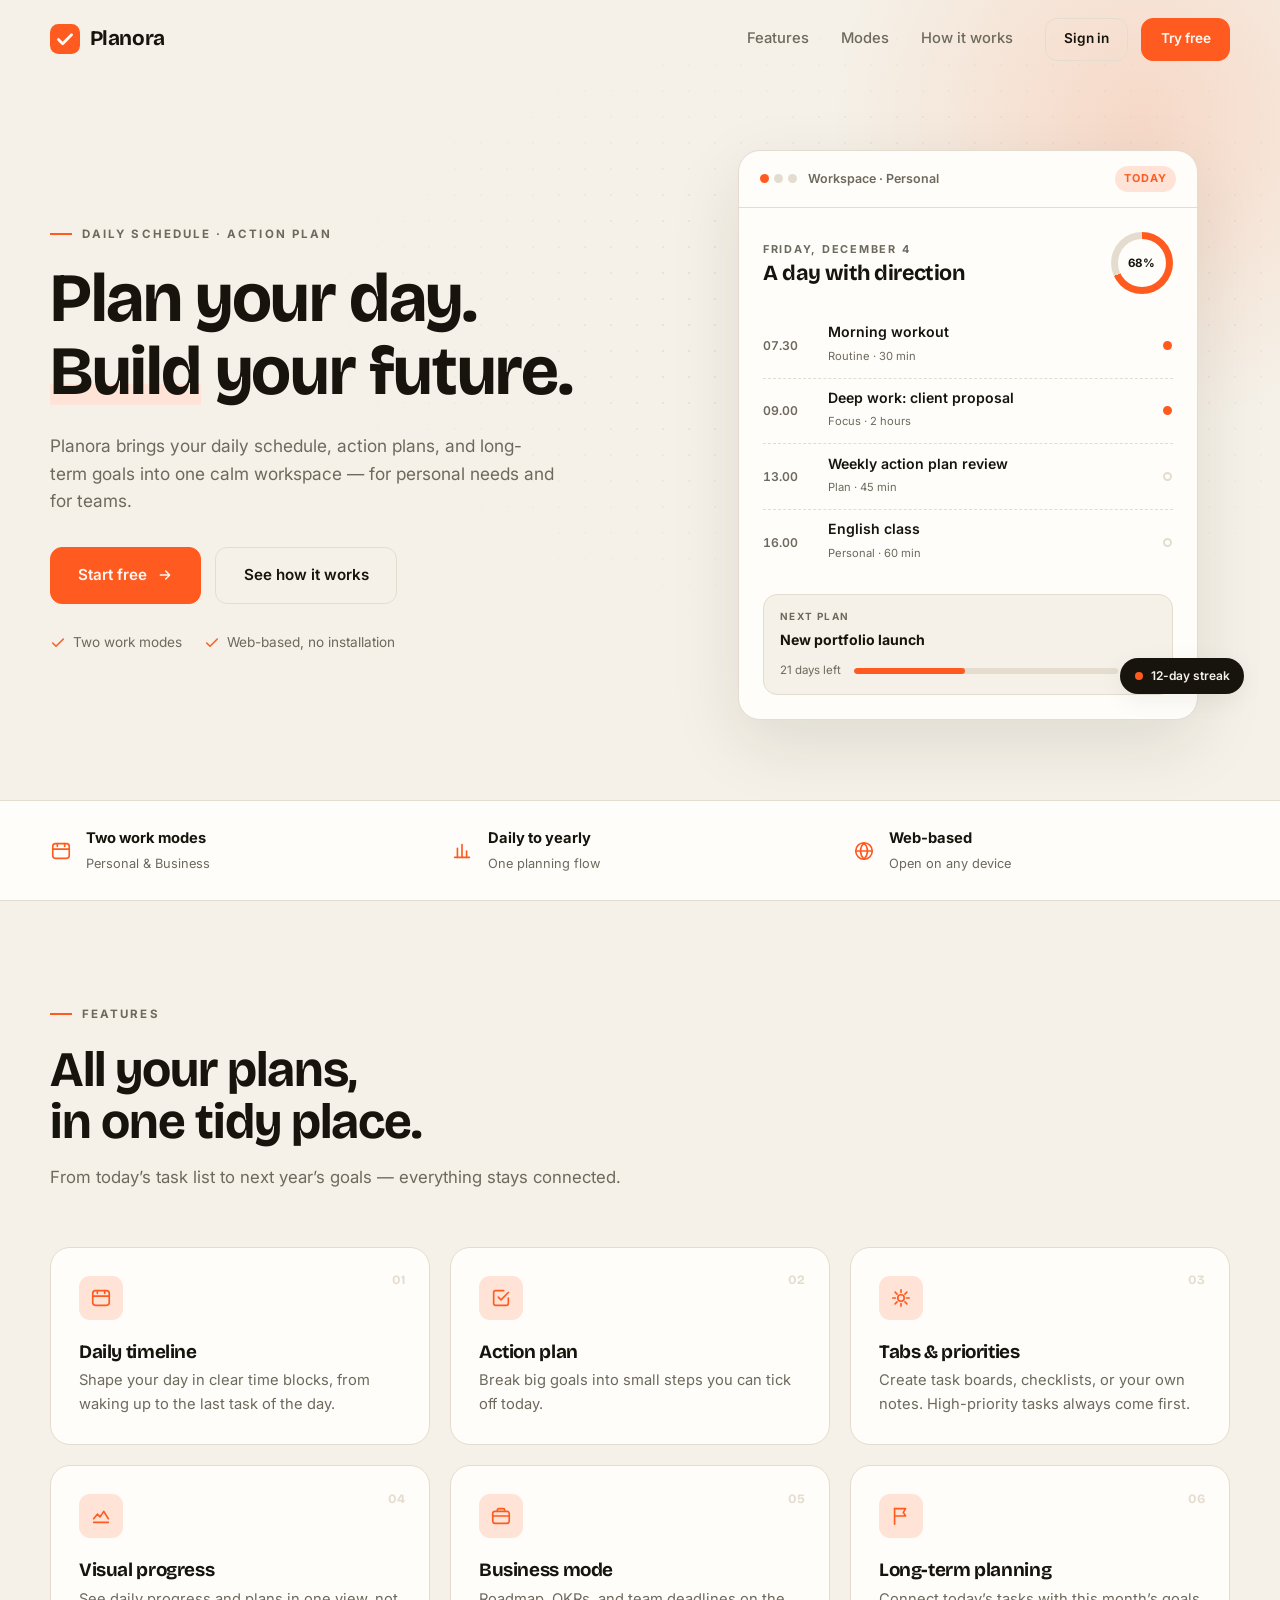
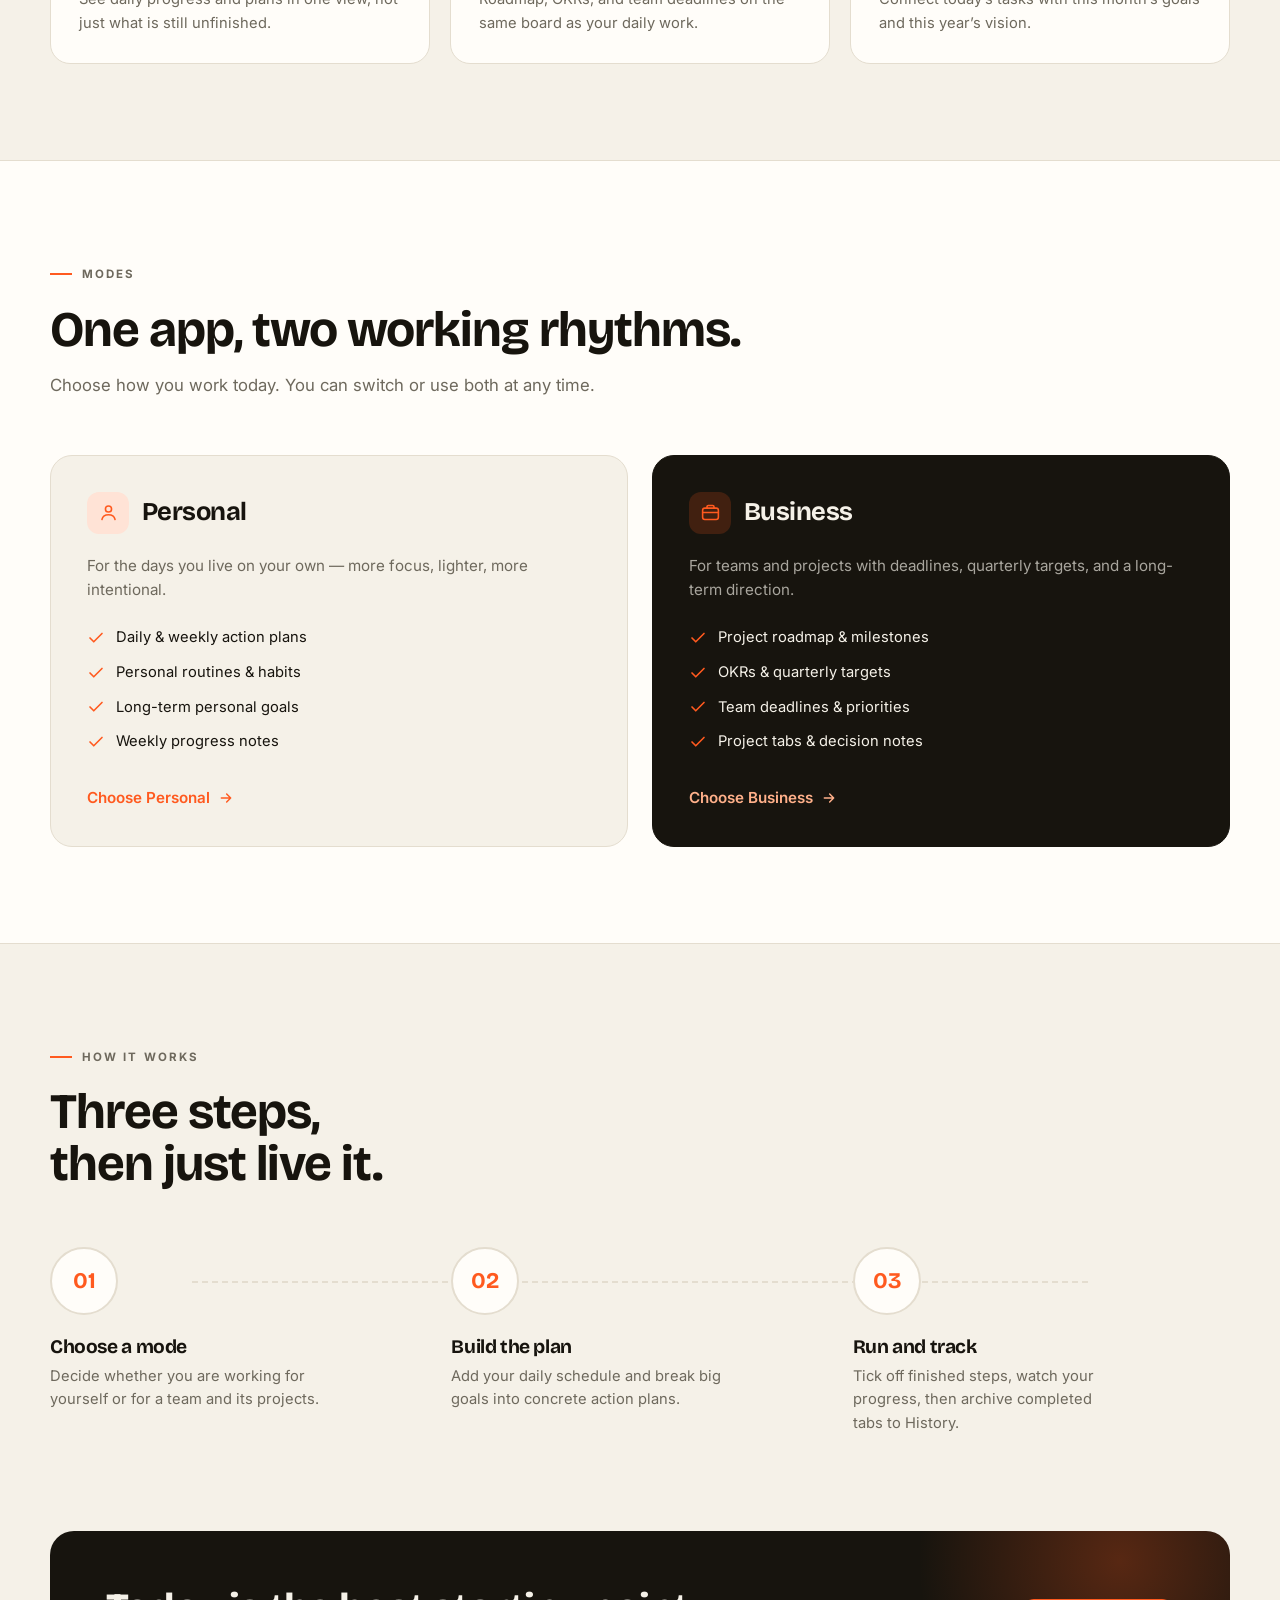
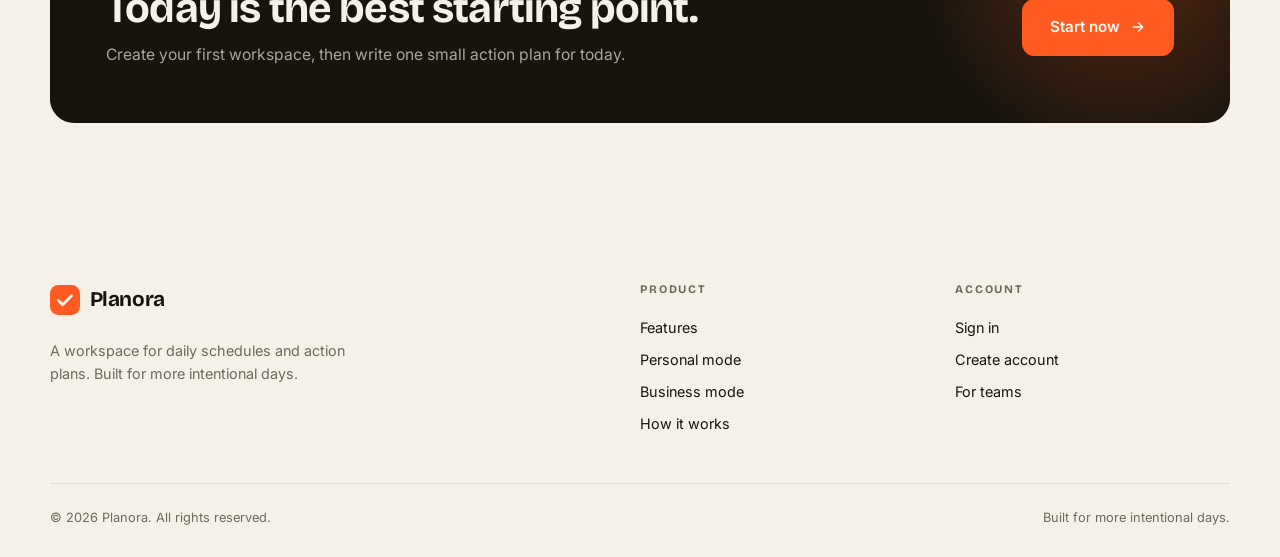
<file: index.html>
<!DOCTYPE html>
<html lang="id">
<head>
  <meta charset="UTF-8">
  <meta name="viewport" content="width=device-width, initial-scale=1.0">
  <title>Planora — Jadwal Harian & Action Plan</title>
  <meta name="description" content="Planora menggabungkan jadwal harian, action plan, dan rencana jangka panjang dalam satu ruang kerja. Tersedia mode Personal dan Business.">
  <link rel="icon" href="data:image/svg+xml,%3Csvg xmlns='http://www.w3.org/2000/svg' viewBox='0 0 32 32'%3E%3Crect width='32' height='32' rx='9' fill='%23ff5a1f'/%3E%3Cpath d='M9 16.5l4.5 4.5L23 11.5' stroke='%23fff8f3' stroke-width='3' fill='none' stroke-linecap='round' stroke-linejoin='round'/%3E%3C/svg%3E">
  <link rel="preconnect" href="https://fonts.googleapis.com">
  <link rel="preconnect" href="https://fonts.gstatic.com" crossorigin>
  <link href="https://fonts.googleapis.com/css2?family=Bricolage+Grotesque:wght@500;600;700&family=Inter:wght@400;500;600;700&display=swap" rel="stylesheet">
  <link rel="stylesheet" href="styles.css?v=6">
</head>
<body data-page="landing">

  <!-- ===== NAVBAR ===== -->
  <header class="navbar" id="navbar">
    <div class="container nav-inner">
      <a class="logo" href="./index.html" aria-label="Planora — beranda">
        <svg class="logo-mark" viewBox="0 0 32 32" aria-hidden="true">
          <rect width="32" height="32" rx="9"/>
          <path d="M9 16.5l4.5 4.5L23 11.5"/>
        </svg>
        Planora
      </a>

      <nav class="nav-links" id="navLinks" aria-label="Navigasi utama">
        <a href="#fitur">Fitur</a>
        <a href="#mode">Mode</a>
        <a href="#cara-kerja">Cara Kerja</a>
        <div class="nav-actions">
          <a href="./login.html" class="btn btn-ghost btn-sm">Masuk</a>
          <a href="./login.html" class="btn btn-sm">Coba Gratis</a>
        </div>
      </nav>

      <button class="nav-toggle" id="navToggle" aria-label="Buka menu" aria-expanded="false" aria-controls="navLinks">
        <span></span><span></span><span></span>
      </button>
    </div>
  </header>

  <!-- ===== HERO ===== -->
  <section class="hero">
    <div class="container hero-inner">
      <div class="hero-text reveal">
        <span class="eyebrow">Jadwal harian · Action plan</span>
        <h1>Rencanakan harimu.<br><span class="hl">Wujudkan</span> masa depanmu.</h1>
        <p class="hero-sub">
          Planora menyatukan jadwal harian, action plan, dan target jangka panjang
          dalam satu ruang kerja yang tenang — untuk kebutuhan pribadi maupun tim.
        </p>

        <div class="hero-actions">
          <a href="./login.html" class="btn">
            Mulai Gratis
            <svg class="arrow" width="16" height="16" viewBox="0 0 24 24" fill="none" stroke="currentColor" stroke-width="2.2" stroke-linecap="round" stroke-linejoin="round" aria-hidden="true"><path d="M5 12h14M13 6l6 6-6 6"/></svg>
          </a>
          <a href="#cara-kerja" class="btn btn-ghost">Lihat Cara Kerja</a>
        </div>

        <div class="hero-note">
          <span>
            <svg viewBox="0 0 24 24" fill="none" stroke="currentColor" stroke-width="2.2" stroke-linecap="round" stroke-linejoin="round" aria-hidden="true"><path d="M20 6L9 17l-5-5"/></svg>
            Dua mode kerja
          </span>
          <span>
            <svg viewBox="0 0 24 24" fill="none" stroke="currentColor" stroke-width="2.2" stroke-linecap="round" stroke-linejoin="round" aria-hidden="true"><path d="M20 6L9 17l-5-5"/></svg>
            Berbasis web, tanpa instalasi
          </span>
        </div>
      </div>

      <div class="hero-visual reveal">
        <div class="app-window" aria-label="Pratinjau ruang kerja Planora">
          <div class="app-bar">
            <span class="app-dots" aria-hidden="true"><i></i><i></i><i></i></span>
            <span class="app-title">Ruang kerja · Personal</span>
            <span class="app-badge">Hari ini</span>
          </div>

          <div class="app-body">
            <div class="app-head">
              <div>
                <p class="app-date" id="previewDate">HARI INI</p>
                <h3>Hari yang terarah</h3>
              </div>
              <div class="ring" style="--p:68" aria-label="Progres hari ini 68 persen">
                <span>68%</span>
              </div>
            </div>

            <ul class="timeline">
              <li>
                <span class="tl-time">07.30</span>
                <div><strong>Olahraga pagi</strong><span class="tl-tag">Rutinitas · 30 menit</span></div>
                <span class="tl-dot done"></span>
              </li>
              <li>
                <span class="tl-time">09.00</span>
                <div><strong>Deep work: proposal klien</strong><span class="tl-tag">Fokus · 2 jam</span></div>
                <span class="tl-dot done"></span>
              </li>
              <li>
                <span class="tl-time">13.00</span>
                <div><strong>Review action plan mingguan</strong><span class="tl-tag">Rencana · 45 menit</span></div>
                <span class="tl-dot"></span>
              </li>
              <li>
                <span class="tl-time">16.00</span>
                <div><strong>Kelas bahasa Inggris</strong><span class="tl-tag">Personal · 60 menit</span></div>
                <span class="tl-dot"></span>
              </li>
            </ul>

            <div class="next-goal">
              <span class="goal-label">RENCANA BERIKUTNYA</span>
              <strong>Peluncuran portofolio baru</strong>
              <div class="goal-meta">
                <span>21 hari lagi</span>
                <div class="bar"><i style="width:42%"></i></div>
                <span>42%</span>
              </div>
            </div>
          </div>
        </div>
        <span class="float-chip">12 hari beruntun</span>
      </div>
    </div>
  </section>

  <!-- ===== STRIP FAKTA PRODUK ===== -->
  <div class="fact-strip">
    <div class="container fact-strip-inner">
      <div class="strip-item">
        <svg viewBox="0 0 24 24" fill="none" stroke="currentColor" stroke-width="1.8" stroke-linecap="round" stroke-linejoin="round" aria-hidden="true"><rect x="3" y="4" width="18" height="16" rx="3"/><path d="M3 10h18M8 4v3M16 4v3"/></svg>
        <div><strong>Dua mode kerja</strong><span>Personal & Business</span></div>
      </div>
      <div class="strip-item">
        <svg viewBox="0 0 24 24" fill="none" stroke="currentColor" stroke-width="1.8" stroke-linecap="round" stroke-linejoin="round" aria-hidden="true"><path d="M4 19h16"/><path d="M7 19V9M12 19V5M17 19v-7"/></svg>
        <div><strong>Harian sampai tahunan</strong><span>Satu alur rencana</span></div>
      </div>
      <div class="strip-item">
        <svg viewBox="0 0 24 24" fill="none" stroke="currentColor" stroke-width="1.8" stroke-linecap="round" stroke-linejoin="round" aria-hidden="true"><circle cx="12" cy="12" r="9"/><path d="M3 12h18M12 3c2.5 2.6 3.8 5.7 3.8 9S14.5 18.4 12 21c-2.5-2.6-3.8-5.7-3.8-9S9.5 5.6 12 3z"/></svg>
        <div><strong>Berbasis web</strong><span>Buka dari perangkat mana pun</span></div>
      </div>
    </div>
  </div>

  <!-- ===== FITUR ===== -->
  <section class="section" id="fitur">
    <div class="container">
      <div class="section-head reveal">
        <span class="eyebrow">Fitur</span>
        <h2>Semua rencanamu,<br>di satu tempat yang rapi.</h2>
        <p>Dari daftar tugas hari ini sampai target tahun depan — semuanya saling terhubung.</p>
      </div>

      <div class="feature-grid">
        <article class="feature-card reveal">
          <span class="feature-num">01</span>
          <span class="feature-icon">
            <svg viewBox="0 0 24 24" fill="none" stroke="currentColor" stroke-width="1.8" stroke-linecap="round" stroke-linejoin="round" aria-hidden="true"><rect x="3" y="4" width="18" height="16" rx="3"/><path d="M3 10h18M8 4v3M16 4v3"/></svg>
          </span>
          <h3>Timeline harian</h3>
          <p>Susun hari dalam blok waktu yang jelas, dari bangun pagi sampai pekerjaan terakhir selesai.</p>
        </article>

        <article class="feature-card reveal">
          <span class="feature-num">02</span>
          <span class="feature-icon">
            <svg viewBox="0 0 24 24" fill="none" stroke="currentColor" stroke-width="1.8" stroke-linecap="round" stroke-linejoin="round" aria-hidden="true"><path d="M9 11l3 3 8-8"/><path d="M20 12v6a2 2 0 01-2 2H6a2 2 0 01-2-2V6a2 2 0 012-2h9"/></svg>
          </span>
          <h3>Action plan</h3>
          <p>Pecah target besar menjadi langkah kecil yang bisa dicentang hari ini juga.</p>
        </article>

        <article class="feature-card reveal">
          <span class="feature-num">03</span>
          <span class="feature-icon">
            <svg viewBox="0 0 24 24" fill="none" stroke="currentColor" stroke-width="1.8" stroke-linecap="round" stroke-linejoin="round" aria-hidden="true"><path d="M12 3v3M12 18v3M3 12h3M18 12h3M5.6 5.6l2.1 2.1M16.3 16.3l2.1 2.1M18.4 5.6l-2.1 2.1M7.7 16.3l-2.1 2.1"/><circle cx="12" cy="12" r="3.5"/></svg>
          </span>
          <h3>Tab & prioritas</h3>
          <p>Buat papan tugas, checklist, atau catatan sendiri. Tugas prioritas tinggi selalu tampil lebih dulu.</p>
        </article>

        <article class="feature-card reveal">
          <span class="feature-num">04</span>
          <span class="feature-icon">
            <svg viewBox="0 0 24 24" fill="none" stroke="currentColor" stroke-width="1.8" stroke-linecap="round" stroke-linejoin="round" aria-hidden="true"><path d="M4 19h16"/><path d="M4 15l4-5 3 3 4-6 5 8"/></svg>
          </span>
          <h3>Progres visual</h3>
          <p>Lihat progres harian dan rencana dalam satu tampilan, bukan hanya apa yang belum selesai.</p>
        </article>

        <article class="feature-card reveal">
          <span class="feature-num">05</span>
          <span class="feature-icon">
            <svg viewBox="0 0 24 24" fill="none" stroke="currentColor" stroke-width="1.8" stroke-linecap="round" stroke-linejoin="round" aria-hidden="true"><rect x="3" y="7" width="18" height="13" rx="2.5"/><path d="M8 7V5.5A1.5 1.5 0 019.5 4h5A1.5 1.5 0 0116 5.5V7M3 12h18"/></svg>
          </span>
          <h3>Mode bisnis</h3>
          <p>Roadmap, OKR, dan tenggat tim dalam satu papan yang sama dengan pekerjaan harian.</p>
        </article>

        <article class="feature-card reveal">
          <span class="feature-num">06</span>
          <span class="feature-icon">
            <svg viewBox="0 0 24 24" fill="none" stroke="currentColor" stroke-width="1.8" stroke-linecap="round" stroke-linejoin="round" aria-hidden="true"><path d="M5 21V4"/><path d="M5 4h12l-2.5 4L17 12H5"/></svg>
          </span>
          <h3>Rencana jangka panjang</h3>
          <p>Hubungkan tugas hari ini dengan tujuan bulan ini dan visi tahun ini.</p>
        </article>
      </div>
    </div>
  </section>

  <!-- ===== MODE ===== -->
  <section class="section modes" id="mode">
    <div class="container">
      <div class="section-head reveal">
        <span class="eyebrow">Mode</span>
        <h2>Satu aplikasi, dua ritme kerja.</h2>
        <p>Pilih cara kamu bekerja hari ini. Kamu bisa berpindah atau memakai keduanya kapan saja.</p>
      </div>

      <div class="mode-cards">
        <article class="mode-panel reveal">
          <div class="mode-panel-head">
            <span class="mode-badge">
              <svg viewBox="0 0 24 24" fill="none" stroke="currentColor" stroke-width="1.8" stroke-linecap="round" stroke-linejoin="round" aria-hidden="true"><circle cx="12" cy="8" r="3.5"/><path d="M4.5 20c.8-3.4 3.6-5.5 7.5-5.5s6.7 2.1 7.5 5.5"/></svg>
            </span>
            <h3>Personal</h3>
          </div>
          <p class="mode-lead">Untuk hari-hari yang kamu jalani sendiri — lebih fokus, lebih ringan, lebih terarah.</p>
          <ul class="mode-list">
            <li><svg viewBox="0 0 24 24" fill="none" stroke="currentColor" stroke-width="2.2" stroke-linecap="round" stroke-linejoin="round" aria-hidden="true"><path d="M20 6L9 17l-5-5"/></svg>Action plan harian & mingguan</li>
            <li><svg viewBox="0 0 24 24" fill="none" stroke="currentColor" stroke-width="2.2" stroke-linecap="round" stroke-linejoin="round" aria-hidden="true"><path d="M20 6L9 17l-5-5"/></svg>Rutinitas & kebiasaan pribadi</li>
            <li><svg viewBox="0 0 24 24" fill="none" stroke="currentColor" stroke-width="2.2" stroke-linecap="round" stroke-linejoin="round" aria-hidden="true"><path d="M20 6L9 17l-5-5"/></svg>Target pribadi jangka panjang</li>
            <li><svg viewBox="0 0 24 24" fill="none" stroke="currentColor" stroke-width="2.2" stroke-linecap="round" stroke-linejoin="round" aria-hidden="true"><path d="M20 6L9 17l-5-5"/></svg>Catatan progres mingguan</li>
          </ul>
          <a href="./login.html?mode=personal" class="text-link">
            Pilih Personal
            <svg class="arrow" width="16" height="16" viewBox="0 0 24 24" fill="none" stroke="currentColor" stroke-width="2.2" stroke-linecap="round" stroke-linejoin="round" aria-hidden="true"><path d="M5 12h14M13 6l6 6-6 6"/></svg>
          </a>
        </article>

        <article class="mode-panel mode-panel--dark reveal">
          <div class="mode-panel-head">
            <span class="mode-badge">
              <svg viewBox="0 0 24 24" fill="none" stroke="currentColor" stroke-width="1.8" stroke-linecap="round" stroke-linejoin="round" aria-hidden="true"><rect x="3" y="7" width="18" height="13" rx="2.5"/><path d="M8 7V5.5A1.5 1.5 0 019.5 4h5A1.5 1.5 0 0116 5.5V7M3 12h18"/></svg>
            </span>
            <h3>Business</h3>
          </div>
          <p class="mode-lead">Untuk tim dan proyek yang punya tenggat, target kuartal, dan arah jangka panjang.</p>
          <ul class="mode-list">
            <li><svg viewBox="0 0 24 24" fill="none" stroke="currentColor" stroke-width="2.2" stroke-linecap="round" stroke-linejoin="round" aria-hidden="true"><path d="M20 6L9 17l-5-5"/></svg>Roadmap & milestone proyek</li>
            <li><svg viewBox="0 0 24 24" fill="none" stroke="currentColor" stroke-width="2.2" stroke-linecap="round" stroke-linejoin="round" aria-hidden="true"><path d="M20 6L9 17l-5-5"/></svg>OKR & target kuartal</li>
            <li><svg viewBox="0 0 24 24" fill="none" stroke="currentColor" stroke-width="2.2" stroke-linecap="round" stroke-linejoin="round" aria-hidden="true"><path d="M20 6L9 17l-5-5"/></svg>Tenggat & prioritas tim</li>
            <li><svg viewBox="0 0 24 24" fill="none" stroke="currentColor" stroke-width="2.2" stroke-linecap="round" stroke-linejoin="round" aria-hidden="true"><path d="M20 6L9 17l-5-5"/></svg>Tab projek & catatan keputusan</li>
          </ul>
          <a href="./login.html?mode=business" class="text-link">
            Pilih Business
            <svg class="arrow" width="16" height="16" viewBox="0 0 24 24" fill="none" stroke="currentColor" stroke-width="2.2" stroke-linecap="round" stroke-linejoin="round" aria-hidden="true"><path d="M5 12h14M13 6l6 6-6 6"/></svg>
          </a>
        </article>
      </div>
    </div>
  </section>

  <!-- ===== CARA KERJA ===== -->
  <section class="section" id="cara-kerja">
    <div class="container">
      <div class="section-head reveal">
        <span class="eyebrow">Cara kerja</span>
        <h2>Tiga langkah,<br>lalu tinggal dijalani.</h2>
      </div>

      <div class="steps">
        <div class="step reveal">
          <span class="step-num">01</span>
          <h3>Pilih mode</h3>
          <p>Tentukan apakah kamu bekerja untuk diri sendiri atau untuk tim dan proyek.</p>
        </div>
        <div class="step reveal">
          <span class="step-num">02</span>
          <h3>Susun rencana</h3>
          <p>Masukkan jadwal harian dan pecah target besar menjadi action plan yang konkret.</p>
        </div>
        <div class="step reveal">
          <span class="step-num">03</span>
          <h3>Jalankan & pantau</h3>
          <p>Centang langkah yang selesai, pantau progres, lalu arsipkan tab yang sudah tuntas ke Riwayat.</p>
        </div>
      </div>
    </div>
  </section>

  <!-- ===== CTA ===== -->
  <section class="section" style="padding-top: 0;">
    <div class="container">
      <div class="cta-band reveal">
        <div>
          <h2>Hari ini adalah titik awal terbaik.</h2>
          <p>Buat ruang kerja pertamamu, lalu susun satu action plan kecil untuk hari ini.</p>
        </div>
        <a href="./login.html" class="btn">
          Mulai Sekarang
          <svg class="arrow" width="16" height="16" viewBox="0 0 24 24" fill="none" stroke="currentColor" stroke-width="2.2" stroke-linecap="round" stroke-linejoin="round" aria-hidden="true"><path d="M5 12h14M13 6l6 6-6 6"/></svg>
        </a>
      </div>
    </div>
  </section>

  <!-- ===== FOOTER ===== -->
  <footer class="footer">
    <div class="container">
      <div class="footer-top">
        <div class="footer-brand">
          <a class="logo" href="./index.html" aria-label="Planora — beranda">
            <svg class="logo-mark" viewBox="0 0 32 32" aria-hidden="true">
              <rect width="32" height="32" rx="9"/>
              <path d="M9 16.5l4.5 4.5L23 11.5"/>
            </svg>
            Planora
          </a>
          <p>Ruang kerja untuk jadwal harian dan action plan. Dibuat untuk hari-hari yang lebih terarah.</p>
        </div>

        <div class="footer-col">
          <h4>Produk</h4>
          <a href="#fitur">Fitur</a>
          <a href="#mode">Mode Personal</a>
          <a href="#mode">Mode Business</a>
          <a href="#cara-kerja">Cara Kerja</a>
        </div>

        <div class="footer-col">
          <h4>Akun</h4>
          <a href="./login.html">Masuk</a>
          <a href="./login.html">Buat Akun</a>
          <a href="./login.html?mode=business">Untuk Tim</a>
        </div>
      </div>

      <div class="footer-bottom">
        <span>© 2026 Planora. All rights reserved.</span>
        <span>Dibuat untuk hari-hari yang lebih terarah.</span>
      </div>
    </div>
  </footer>

  <script src="i18n.js?v=2"></script>
  <script src="script.js?v=5"></script>
</body>
</html>
</file>
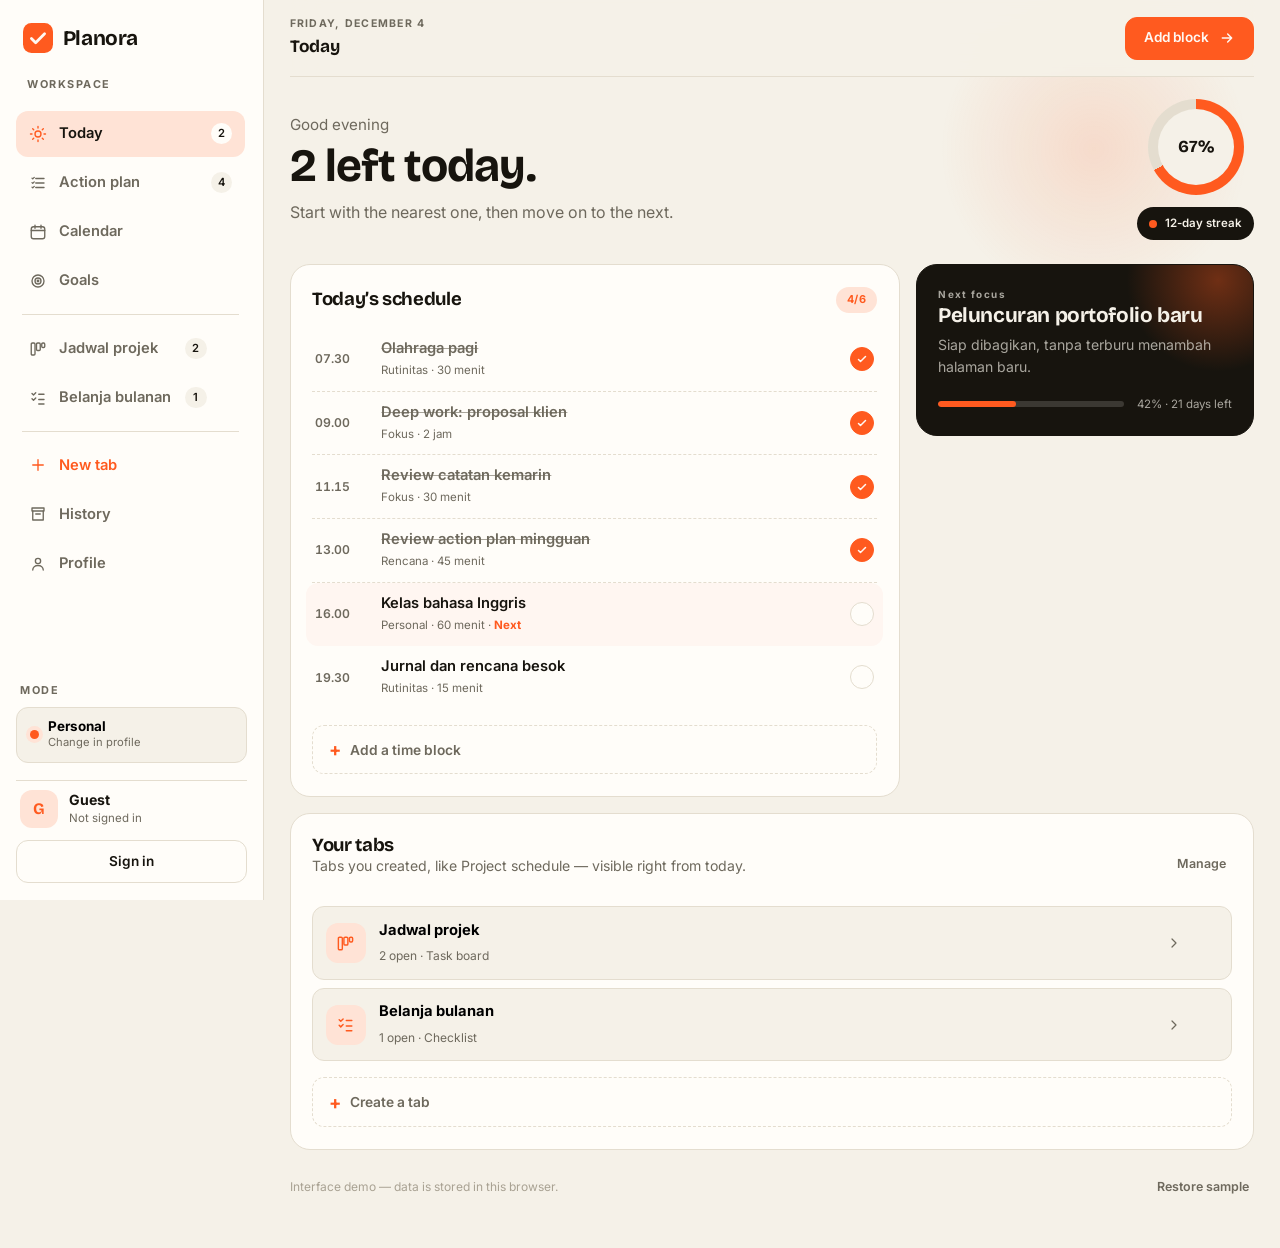
<file: dashboard.html>
<!DOCTYPE html>
<html lang="id">
<head>
  <meta charset="UTF-8">
  <meta name="viewport" content="width=device-width, initial-scale=1.0">
  <title>Ruang kerja — Planora</title>
  <meta name="description" content="Ruang kerja Planora untuk jadwal harian, action plan, kalender, dan target jangka panjang. Mode Personal dan Business.">
  <meta name="theme-color" content="#f5f1e8">
  <link rel="icon" href="data:image/svg+xml,%3Csvg xmlns='http://www.w3.org/2000/svg' viewBox='0 0 32 32'%3E%3Crect width='32' height='32' rx='9' fill='%23ff5a1f'/%3E%3Cpath d='M9 16.5l4.5 4.5L23 11.5' stroke='%23fff8f3' stroke-width='3' fill='none' stroke-linecap='round' stroke-linejoin='round'/%3E%3C/svg%3E">
  <link rel="preconnect" href="https://fonts.googleapis.com">
  <link rel="preconnect" href="https://fonts.gstatic.com" crossorigin>
  <link href="https://fonts.googleapis.com/css2?family=Bricolage+Grotesque:wght@500;600;700&family=Inter:wght@400;500;600;700&display=swap" rel="stylesheet">
  <link rel="stylesheet" href="styles.css?v=6">
</head>
<body>  

  <div class="workspace">
    <aside class="side" id="side">
      <a class="logo" href="./index.html" data-i18n-aria="side.home" aria-label="Planora — beranda">
        <svg class="logo-mark" viewBox="0 0 32 32" aria-hidden="true">
          <rect width="32" height="32" rx="9"/>
          <path d="M9 16.5l4.5 4.5L23 11.5"/>
        </svg>
        Planora
      </a>

      <p class="side-kicker" id="sideKicker">Ruang kerja</p>
      <nav class="side-nav" id="sideNav" data-i18n-aria="side.workspace" aria-label="Ruang kerja"></nav>

      <div class="side-mode">
        <p class="side-label" data-i18n="side.mode">Mode</p>
        <button class="mode-tag" type="button" data-nav="profile" aria-label="Mode aktif. Ubah di profil.">
          <span class="mode-tag-dot" aria-hidden="true"></span>
          <span class="mode-tag-text">
            <strong id="modeTag">Personal</strong>
            <small data-i18n="side.changeInProfile">Ubah di profil</small>
          </span>
        </button>
      </div>

      <div class="side-foot">
        <div class="side-user">
          <span class="avatar" id="avatar" aria-hidden="true">T</span>
          <div class="side-user-meta">
            <strong id="userName">Tamu</strong>
            <span id="userEmail">Belum masuk</span>
          </div>
        </div>
        <button class="btn btn-ghost btn-sm btn-block" id="logoutBtn" type="button">Masuk</button>
      </div>
    </aside>

    <main class="work">
      <header class="work-bar">
        <button class="side-toggle" id="sideToggle" type="button" aria-label="Buka menu" aria-expanded="false" aria-controls="side">
          <span></span><span></span><span></span>
        </button>
        <div class="work-bar-title">
          <p id="barDate"></p>
          <strong id="barView">Hari ini</strong>
        </div>
        <button class="btn btn-sm" id="primaryAction" type="button">
          <span id="primaryLabel">Tambah blok</span>
          <svg class="arrow" width="16" height="16" viewBox="0 0 24 24" fill="none" stroke="currentColor" stroke-width="2.2" stroke-linecap="round" stroke-linejoin="round" aria-hidden="true"><path d="M5 12h14M13 6l6 6-6 6"/></svg>
        </button>
      </header>

      <div id="viewRoot"></div>

      <p class="work-foot">
        <span data-i18n="foot.demo">Demo antarmuka — data tersimpan di peramban ini.</span>
        <button class="text-btn" id="resetBtn" type="button" data-i18n="foot.reset">Kembalikan contoh</button>
      </p>
    </main>
  </div>

  <dialog class="sheet" id="sheet" aria-labelledby="sheetTitle">
    <form class="sheet-form" id="sheetForm" novalidate>
      <header class="sheet-head">
        <div>
          <p class="sheet-kicker" id="sheetKicker"></p>
          <h2 id="sheetTitle"></h2>
          <p class="sheet-sub" id="sheetSub"></p>
        </div>
        <button class="icon-btn" id="sheetClose" type="button" data-i18n-aria="common.close" aria-label="Tutup">
          <svg viewBox="0 0 24 24" fill="none" stroke="currentColor" stroke-width="2" stroke-linecap="round" aria-hidden="true"><path d="M6 6l12 12M18 6L6 18"/></svg>
        </button>
      </header>

      <input type="hidden" id="sheetKind">
      <input type="hidden" id="sheetRef">
      <input type="hidden" id="sheetItem">

      <div class="field" id="typeField" hidden>
        <span class="field-label" data-i18n="sheet.tabTypeLabel">Isi tab</span>
        <div class="type-options" role="radiogroup" data-i18n-aria="sheet.tabTypeLabel" aria-label="Isi tab">
          <label class="type-opt">
            <input type="radio" name="tabType" value="board" checked>
            <span>
              <strong data-i18n="type.board">Papan tugas</strong>
              <small data-i18n="type.boardDesc">Tugas dengan prioritas tinggi, sedang, atau rendah.</small>
            </span>
          </label>
          <label class="type-opt">
            <input type="radio" name="tabType" value="checklist">
            <span>
              <strong data-i18n="type.checklist">Checklist</strong>
              <small data-i18n="type.checklistDesc">Daftar sederhana yang bisa dicentang.</small>
            </span>
          </label>
          <label class="type-opt">
            <input type="radio" name="tabType" value="notes">
            <span>
              <strong data-i18n="type.notes">Catatan</strong>
              <small data-i18n="type.notesDesc">Tulisan bebas yang tersimpan otomatis.</small>
            </span>
          </label>
        </div>
      </div>

      <div class="field" id="priorityField" hidden>
        <label for="sheetPriority" data-i18n="sheet.priority">Prioritas</label>
        <select id="sheetPriority">
          <option value="high" data-i18n="prio.high">Tinggi</option>
          <option value="medium" selected data-i18n="prio.medium">Sedang</option>
          <option value="low" data-i18n="prio.low">Rendah</option>
        </select>
        <p class="field-hint" data-i18n="sheet.priorityHint">Tugas prioritas tinggi selalu muncul paling atas.</p>
      </div>

      <div class="field" id="timeField">
        <label for="sheetTime"><span data-i18n="sheet.time">Jam</span> <span class="opt" data-i18n="common.optional">(opsional)</span></label>
        <input id="sheetTime" type="text" inputmode="numeric" data-i18n-placeholder="sheet.timePlaceholder" placeholder="09.00" autocomplete="off">
        <p class="field-hint" data-i18n="sheet.timeHint">Format 24 jam, mis. 09.00 atau 13.30.</p>
      </div>

      <div class="field" id="daysField" hidden>
        <label for="sheetDays" data-i18n="sheet.days">Perkiraan waktu (hari)</label>
        <input id="sheetDays" type="number" min="1" max="999" step="1" value="30">
        <p class="field-hint" data-i18n="sheet.daysHint">Dipakai untuk menampilkan sisa waktu target.</p>
      </div>

      <div class="field" id="detailField" hidden>
        <label for="sheetDetail"><span data-i18n="sheet.detail">Deskripsi singkat</span> <span class="opt" data-i18n="common.optional">(opsional)</span></label>
        <textarea id="sheetDetail" rows="2" maxlength="240" data-i18n-placeholder="sheet.detailPlaceholder" placeholder="Mis. apa yang membuat rencana ini penting"></textarea>
      </div>

      <div class="field" id="durationField" hidden>
        <label for="sheetDuration" data-i18n="sheet.duration">Durasi rencana</label>
        <div class="duration-row">
          <input id="sheetDuration" type="number" min="1" max="120" step="1" value="2">
          <select id="sheetDurationUnit" data-i18n-aria="unit.label" aria-label="Satuan durasi">
            <option value="day" data-i18n="unit.day">Hari</option>
            <option value="week" data-i18n="unit.week">Minggu</option>
            <option value="month" selected data-i18n="unit.month">Bulan</option>
          </select>
        </div>
        <p class="field-hint" data-i18n="sheet.durationHint">Dipakai untuk menghitung sisa waktu dan tanggal target.</p>
      </div>

      <div class="field">
        <label for="sheetTitleInput" id="sheetLabel">Judul</label>
        <input id="sheetTitleInput" type="text" required autocomplete="off" maxlength="120">
      </div>

      <p class="sheet-error" id="sheetError" role="alert" hidden></p>

      <div class="sheet-actions">
        <button class="btn btn-ghost" id="sheetCancel" type="button" data-i18n="common.cancel">Batal</button>
        <button class="btn" type="submit" data-i18n="common.save">Simpan</button>
      </div>
    </form>
  </dialog>

  <dialog class="confirm-sheet" id="confirmDialog" aria-labelledby="confirmTitle" aria-describedby="confirmText">
    <div class="confirm-card">
      <span class="confirm-icon" aria-hidden="true">
        <svg viewBox="0 0 24 24" fill="none" stroke="currentColor" stroke-width="2" stroke-linecap="round" stroke-linejoin="round"><path d="M12 9v4M12 17h.01"/><path d="M10.3 3.7L2.6 17a2 2 0 001.7 3h15.4a2 2 0 001.7-3L13.7 3.7a2 2 0 00-3.4 0z"/></svg>
      </span>
      <h2 id="confirmTitle">Hapus tab?</h2>
      <p id="confirmText"></p>
      <div class="sheet-actions">
        <button class="btn btn-ghost" id="confirmCancel" type="button" data-i18n="common.cancel">Batal</button>
        <button class="btn btn-danger" id="confirmAccept" type="button">Hapus permanen</button>
      </div>
    </div>
  </dialog>

  <div class="side-backdrop" id="sideBackdrop"></div>
  <div class="toast" id="toast" role="status" aria-live="polite">
    <span id="toastText"></span>
    <button type="button" class="toast-action" id="toastAction" hidden></button>
  </div>

  <script src="i18n.js?v=2"></script>
  <script src="dashboard.js?v=8"></script>
</body>
</html>
</file>
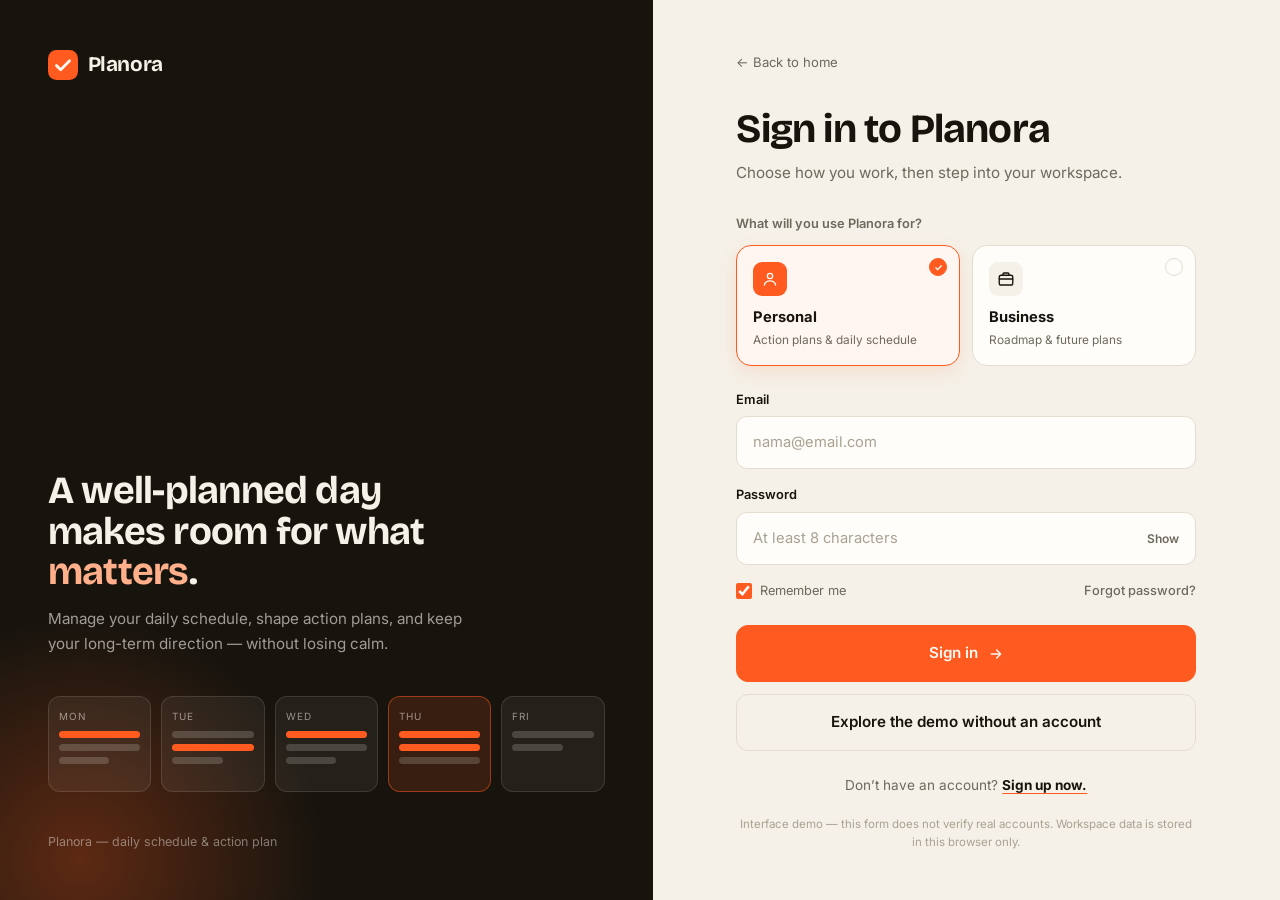
<file: login.html>
<!DOCTYPE html>
<html lang="id">
<head>
  <meta charset="UTF-8">
  <meta name="viewport" content="width=device-width, initial-scale=1.0">
  <title>Masuk — Planora</title>
  <meta name="description" content="Masuk ke Planora dan pilih mode Personal atau Business untuk mulai mengelola jadwal harian dan action plan.">
  <link rel="icon" href="data:image/svg+xml,%3Csvg xmlns='http://www.w3.org/2000/svg' viewBox='0 0 32 32'%3E%3Crect width='32' height='32' rx='9' fill='%23ff5a1f'/%3E%3Cpath d='M9 16.5l4.5 4.5L23 11.5' stroke='%23fff8f3' stroke-width='3' fill='none' stroke-linecap='round' stroke-linejoin='round'/%3E%3C/svg%3E">
  <link rel="preconnect" href="https://fonts.googleapis.com">
  <link rel="preconnect" href="https://fonts.gstatic.com" crossorigin>
  <link href="https://fonts.googleapis.com/css2?family=Bricolage+Grotesque:wght@500;600;700&family=Inter:wght@400;500;600;700&display=swap" rel="stylesheet">
  <link rel="stylesheet" href="styles.css?v=6">
</head>
<body data-page="login">

  <main class="auth">
    <!-- Panel kiri: identitas produk -->
    <aside class="auth-brand">
      <a class="logo" href="./index.html" aria-label="Planora — beranda">
        <svg class="logo-mark" viewBox="0 0 32 32" aria-hidden="true">
          <rect width="32" height="32" rx="9"/>
          <path d="M9 16.5l4.5 4.5L23 11.5"/>
        </svg>
        Planora
      </a>

      <div class="auth-brand-quote">
        <h2>Hari yang terencana memberi ruang untuk hal yang <em>penting</em>.</h2>
        <p>Kelola jadwal harian, susun action plan, dan jaga arah jangka panjang — tanpa kehilangan ketenangan.</p>

        <div class="week-strip" aria-hidden="true">
          <div class="week-day">
            <span>SEN</span>
            <i class="accent"></i>
            <i></i>
            <i class="short"></i>
          </div>
          <div class="week-day">
            <span>SEL</span>
            <i></i>
            <i class="accent"></i>
            <i class="short"></i>
          </div>
          <div class="week-day">
            <span>RAB</span>
            <i class="accent"></i>
            <i></i>
            <i class="short"></i>
          </div>
          <div class="week-day today">
            <span>KAM</span>
            <i class="accent"></i>
            <i class="accent"></i>
            <i></i>
          </div>
          <div class="week-day">
            <span>JUM</span>
            <i></i>
            <i class="short"></i>
          </div>
        </div>
      </div>

      <p class="auth-brand-foot">Planora — jadwal harian & action plan</p>
    </aside>

    <!-- Panel kanan: form masuk -->
    <div class="auth-main">
      <div class="auth-card">
        <div class="auth-mobile-head">
          <a class="logo" href="./index.html" aria-label="Planora — beranda">
            <svg class="logo-mark" viewBox="0 0 32 32" aria-hidden="true">
              <rect width="32" height="32" rx="9"/>
              <path d="M9 16.5l4.5 4.5L23 11.5"/>
            </svg>
            Planora
          </a>
        </div>

        <a class="auth-back" href="./index.html">← Kembali ke beranda</a>

        <h1 id="authTitle">Masuk ke Planora</h1>
        <p class="auth-sub" id="authSub">Pilih cara kamu bekerja, lalu masuk ke ruang kerjamu.</p>

        <form id="authForm">
          <fieldset class="mode-fieldset">
            <legend>Kamu akan menggunakan Planora untuk?</legend>
            <div class="mode-grid">
              <label class="mode-card">
                <input type="radio" name="mode" value="personal" checked>
                <span class="mode-check" aria-hidden="true"></span>
                <span class="mode-card-icon">
                  <svg viewBox="0 0 24 24" fill="none" stroke="currentColor" stroke-width="1.8" stroke-linecap="round" stroke-linejoin="round" aria-hidden="true"><circle cx="12" cy="8" r="3.5"/><path d="M4.5 20c.8-3.4 3.6-5.5 7.5-5.5s6.7 2.1 7.5 5.5"/></svg>
                </span>
                <strong>Personal</strong>
                <small>Action plan & jadwal harian</small>
              </label>

              <label class="mode-card">
                <input type="radio" name="mode" value="business">
                <span class="mode-check" aria-hidden="true"></span>
                <span class="mode-card-icon">
                  <svg viewBox="0 0 24 24" fill="none" stroke="currentColor" stroke-width="1.8" stroke-linecap="round" stroke-linejoin="round" aria-hidden="true"><rect x="3" y="7" width="18" height="13" rx="2.5"/><path d="M8 7V5.5A1.5 1.5 0 019.5 4h5A1.5 1.5 0 0116 5.5V7M3 12h18"/></svg>
                </span>
                <strong>Business</strong>
                <small>Roadmap & rencana ke depan</small>
              </label>
            </div>
          </fieldset>

          <div class="field" id="nameField" hidden>
            <label for="name">Nama lengkap</label>
            <input type="text" id="name" name="name" autocomplete="name" placeholder="Nama kamu">
          </div>

          <div class="field">
            <label for="email">Email</label>
            <input type="email" id="email" name="email" autocomplete="email" placeholder="nama@email.com" required>
          </div>

          <div class="field">
            <label for="password">Kata sandi</label>
            <div class="pass-wrap">
              <input type="password" id="password" name="password" autocomplete="current-password" placeholder="Minimal 8 karakter" minlength="8" required>
              <button type="button" class="pass-toggle" id="passToggle" aria-label="Tampilkan kata sandi" aria-pressed="false">Lihat</button>
            </div>
          </div>

          <div class="form-row">
            <label class="checkbox">
              <input type="checkbox" id="remember" checked>
              Ingat saya
            </label>
            <a href="#" class="forgot" id="forgotLink">Lupa kata sandi?</a>
          </div>

          <button type="submit" class="btn btn-block" id="submitBtn">
            <span id="submitLabel">Masuk</span>
            <svg class="arrow" width="16" height="16" viewBox="0 0 24 24" fill="none" stroke="currentColor" stroke-width="2.2" stroke-linecap="round" stroke-linejoin="round" aria-hidden="true"><path d="M5 12h14M13 6l6 6-6 6"/></svg>
          </button>
        </form>

        <div class="form-status" id="formStatus" role="status" aria-live="polite"></div>

        <button type="button" class="btn btn-ghost btn-block demo-entry" id="demoBtn">Jelajahi demo tanpa akun</button>

        <p class="auth-switch" id="authSwitch">
          Don't have an account? <a href="#" id="switchLink">Sign up now.</a>
        </p>

        <p class="demo-note">Demo antarmuka — formulir ini belum memverifikasi akun sungguhan. Data ruang kerja disimpan hanya di peramban ini.</p>
      </div>
    </div>
  </main>

  <script src="i18n.js?v=2"></script>
  <script src="login.js?v=4"></script>
</body>
</html>
</file>
<file: styles.css>
/* ============================================================
   Planora — jadwal harian & action plan
   Arah visual: kertas hangat, tinta pekat, aksen oranye listrik.
   ============================================================ */

:root {
  /* Token yang bisa diatur lewat Nudge */
  --site-bg: #f5f1e8;
  --site-fg: #17140e;
  --site-accent: #ff5a1f;
  --site-on-accent: #fff8f3;
  --site-surface: #fffdf9;
  --site-muted: #6e695d;
  --site-border: #e4ddcf;
  --site-font: 'Inter', system-ui, -apple-system, sans-serif;
  --site-radius: 20px;
  --site-space: 1;
  --site-type: 1;
  --site-motion: 1;

  --font-display: 'Bricolage Grotesque', 'Inter', sans-serif;
  --accent-soft: #ffe3d6;
  --ink: #17140e;
  --paper: #f5f1e8;
  --t: calc(180ms * var(--site-motion, 1));
  --shadow-soft: 0 24px 70px rgba(38, 30, 14, 0.1);
  --shadow-card: 0 6px 24px rgba(38, 30, 14, 0.06);
}

*,
*::before,
*::after {
  margin: 0;
  padding: 0;
  box-sizing: border-box;
}

html {
  scroll-behavior: smooth;
}

body {
  font-family: var(--site-font);
  background: var(--site-bg);
  color: var(--site-fg);
  line-height: 1.6;
  font-size: 1rem;
  overflow-x: hidden;
  -webkit-font-smoothing: antialiased;
}

h1, h2, h3, h4 {
  font-family: var(--font-display);
  font-weight: 700;
  line-height: 1.05;
  letter-spacing: -0.02em;
}

a {
  color: inherit;
  text-decoration: none;
}

img, svg {
  display: block;
}

button {
  font: inherit;
  cursor: pointer;
}

:focus-visible {
  outline: 3px solid var(--site-accent);
  outline-offset: 3px;
  border-radius: 6px;
}

.container {
  width: min(1180px, calc(100% - 3rem));
  margin: 0 auto;
}

.section {
  padding: calc(96px * var(--site-space, 1)) 0;
}

.section-head {
  max-width: 720px;
  margin-bottom: calc(56px * var(--site-space, 1));
}

.eyebrow {
  display: inline-flex;
  align-items: center;
  gap: 10px;
  font-size: 0.72rem;
  font-weight: 700;
  letter-spacing: 0.18em;
  text-transform: uppercase;
  color: var(--site-muted);
  margin-bottom: calc(20px * var(--site-space, 1));
}

.eyebrow::before {
  content: '';
  width: 22px;
  height: 2px;
  background: var(--site-accent);
}

.section-head h2 {
  font-size: clamp(1.9rem, calc(4vw * var(--site-type, 1)), 3.1rem);
  margin-bottom: calc(16px * var(--site-space, 1));
}

.section-head p {
  color: var(--site-muted);
  font-size: 1.05rem;
  max-width: 56ch;
}

/* ---------- Tombol ---------- */
.btn {
  display: inline-flex;
  align-items: center;
  justify-content: center;
  gap: 0.6rem;
  padding: 0.95rem 1.7rem;
  background: var(--site-accent);
  color: var(--site-on-accent);
  font-weight: 600;
  font-size: 0.95rem;
  border: 1.5px solid var(--site-accent);
  border-radius: calc(var(--site-radius) * 0.6);
  transition: transform var(--t) ease, box-shadow var(--t) ease, background var(--t) ease;
}

.btn:hover {
  transform: translateY(-2px);
  box-shadow: 0 14px 34px rgba(255, 90, 31, 0.32);
}

.btn:active {
  transform: translateY(0);
}

.btn-ghost {
  background: transparent;
  color: var(--site-fg);
  border-color: var(--site-border);
}

.btn-ghost:hover {
  border-color: var(--site-fg);
  box-shadow: none;
  background: var(--site-surface);
}

.btn-dark {
  background: var(--ink);
  border-color: var(--ink);
  color: var(--paper);
}

.btn-dark:hover {
  box-shadow: 0 14px 34px rgba(23, 20, 14, 0.28);
}

.btn-sm {
  padding: 0.6rem 1.15rem;
  font-size: 0.85rem;
}

.btn-block {
  width: 100%;
}

.arrow {
  transition: transform var(--t) ease;
}

.btn:hover .arrow,
.text-link:hover .arrow {
  transform: translateX(4px);
}

.text-link {
  display: inline-flex;
  align-items: center;
  gap: 8px;
  font-weight: 600;
  font-size: 0.95rem;
  color: var(--site-accent);
}

/* ============================================================
   NAVBAR
   ============================================================ */
.navbar {
  position: fixed;
  inset: 0 0 auto 0;
  z-index: 100;
  padding: 1.1rem 0;
  transition: background var(--t) ease, padding var(--t) ease, border-color var(--t) ease;
  border-bottom: 1px solid transparent;
}

.navbar.scrolled {
  background: rgba(245, 241, 232, 0.88);
  backdrop-filter: blur(14px);
  padding: 0.7rem 0;
  border-bottom-color: var(--site-border);
}

.nav-inner {
  display: flex;
  align-items: center;
  justify-content: space-between;
  gap: 1.5rem;
}

.logo {
  display: inline-flex;
  align-items: center;
  gap: 0.6rem;
  font-family: var(--font-display);
  font-weight: 700;
  font-size: 1.3rem;
  letter-spacing: -0.02em;
}

.logo-mark {
  width: 30px;
  height: 30px;
  color: var(--site-accent);
  flex-shrink: 0;
}

.logo-mark rect {
  fill: currentColor;
}

.logo-mark path {
  stroke: var(--site-on-accent);
  stroke-width: 3;
  fill: none;
  stroke-linecap: round;
  stroke-linejoin: round;
}

.nav-links {
  display: flex;
  align-items: center;
  gap: 2rem;
}

.nav-links a:not(.btn) {
  font-size: 0.92rem;
  font-weight: 500;
  color: var(--site-muted);
  transition: color var(--t) ease;
}

.nav-links a:not(.btn):hover {
  color: var(--site-fg);
}

.nav-actions {
  display: flex;
  align-items: center;
  gap: 0.8rem;
}

.nav-toggle {
  display: none;
  flex-direction: column;
  gap: 5px;
  background: none;
  border: none;
  padding: 6px;
}

.nav-toggle span {
  width: 24px;
  height: 2px;
  background: var(--site-fg);
  border-radius: 2px;
  transition: transform var(--t) ease, opacity var(--t) ease;
}

.nav-toggle.active span:nth-child(1) { transform: translateY(7px) rotate(45deg); }
.nav-toggle.active span:nth-child(2) { opacity: 0; }
.nav-toggle.active span:nth-child(3) { transform: translateY(-7px) rotate(-45deg); }

/* ============================================================
   HERO
   ============================================================ */
.hero {
  position: relative;
  padding: calc(150px * var(--site-space, 1)) 0 calc(80px * var(--site-space, 1));
  overflow: hidden;
}

.hero::before {
  content: '';
  position: absolute;
  width: 640px;
  height: 640px;
  top: -200px;
  right: -180px;
  border-radius: 50%;
  background: radial-gradient(circle, rgba(255, 90, 31, 0.16) 0%, rgba(255, 90, 31, 0) 68%);
  pointer-events: none;
}

.hero::after {
  content: '';
  position: absolute;
  inset: 0;
  background-image: radial-gradient(rgba(23, 20, 14, 0.09) 1px, transparent 1px);
  background-size: 26px 26px;
  mask-image: radial-gradient(ellipse 70% 60% at 70% 40%, #000 0%, transparent 70%);
  pointer-events: none;
}

.hero-inner {
  position: relative;
  z-index: 1;
  display: grid;
  grid-template-columns: 1.05fr 0.95fr;
  align-items: center;
  gap: clamp(2.5rem, 6vw, 5rem);
}

.hero h1 {
  font-size: clamp(2.6rem, calc(5.4vw * var(--site-type, 1)), 4.5rem);
  margin-bottom: calc(24px * var(--site-space, 1));
}

.hl {
  white-space: nowrap;
  background-image: linear-gradient(var(--accent-soft), var(--accent-soft));
  background-repeat: no-repeat;
  background-size: 100% 0.3em;
  background-position: 0 88%;
  border-radius: 4px;
}

.hero-sub {
  color: var(--site-muted);
  font-size: 1.08rem;
  max-width: 46ch;
  margin-bottom: calc(32px * var(--site-space, 1));
}

.hero-actions {
  display: flex;
  align-items: center;
  gap: 0.9rem;
  flex-wrap: wrap;
  margin-bottom: calc(28px * var(--site-space, 1));
}

.hero-note {
  display: flex;
  align-items: center;
  gap: 1.4rem;
  flex-wrap: wrap;
  color: var(--site-muted);
  font-size: 0.85rem;
}

.hero-note span {
  display: inline-flex;
  align-items: center;
  gap: 7px;
}

.hero-note svg {
  width: 16px;
  height: 16px;
  color: var(--site-accent);
  flex-shrink: 0;
}

/* ---------- Mockup ruang kerja ---------- */
.hero-visual {
  position: relative;
  display: flex;
  justify-content: center;
}

.app-window {
  position: relative;
  width: min(460px, 100%);
  background: var(--site-surface);
  border: 1px solid var(--site-border);
  border-radius: calc(var(--site-radius) * 1.1);
  box-shadow: var(--shadow-soft);
  animation: float 7s ease-in-out infinite;
}

@keyframes float {
  0%, 100% { transform: translateY(0); }
  50% { transform: translateY(-12px); }
}

.app-bar {
  display: flex;
  align-items: center;
  gap: 0.7rem;
  padding: 0.95rem 1.3rem;
  border-bottom: 1px solid var(--site-border);
}

.app-dots {
  display: inline-flex;
  gap: 5px;
}

.app-dots i {
  width: 9px;
  height: 9px;
  border-radius: 50%;
  background: var(--site-border);
}

.app-dots i:first-child { background: var(--site-accent); }

.app-title {
  font-size: 0.78rem;
  font-weight: 600;
  color: var(--site-muted);
}

.app-badge {
  margin-left: auto;
  font-size: 0.68rem;
  font-weight: 700;
  letter-spacing: 0.08em;
  text-transform: uppercase;
  color: var(--site-accent);
  background: var(--accent-soft);
  padding: 0.25rem 0.6rem;
  border-radius: 999px;
}

.app-body {
  padding: calc(24px * var(--site-space, 1));
}

.app-head {
  display: flex;
  align-items: center;
  justify-content: space-between;
  gap: 1rem;
  margin-bottom: 1.2rem;
}

.app-date {
  font-size: 0.68rem;
  font-weight: 700;
  letter-spacing: 0.16em;
  color: var(--site-muted);
  margin-bottom: 4px;
}

.app-head h3 {
  font-size: 1.35rem;
}

.ring {
  width: 62px;
  height: 62px;
  border-radius: 50%;
  background: conic-gradient(var(--site-accent) calc(var(--p, 68) * 1%), var(--site-border) 0);
  display: grid;
  place-items: center;
  flex-shrink: 0;
}

.ring span {
  width: 48px;
  height: 48px;
  border-radius: 50%;
  background: var(--site-surface);
  display: grid;
  place-items: center;
  font-size: 0.72rem;
  font-weight: 700;
}

.timeline {
  list-style: none;
  margin-bottom: 1.2rem;
}

.timeline li {
  display: grid;
  grid-template-columns: 52px 1fr 10px;
  align-items: center;
  gap: 0.8rem;
  padding: 0.65rem 0;
  border-bottom: 1px dashed var(--site-border);
}

.timeline li:last-child {
  border-bottom: none;
}

.tl-time {
  font-size: 0.76rem;
  font-weight: 600;
  color: var(--site-muted);
  font-variant-numeric: tabular-nums;
}

.timeline strong {
  display: block;
  font-size: 0.88rem;
  font-weight: 600;
  line-height: 1.3;
}

.tl-tag {
  font-size: 0.7rem;
  color: var(--site-muted);
}

.tl-dot {
  width: 9px;
  height: 9px;
  border-radius: 50%;
  border: 2px solid var(--site-border);
}

.tl-dot.done {
  background: var(--site-accent);
  border-color: var(--site-accent);
}

.next-goal {
  background: var(--site-bg);
  border: 1px solid var(--site-border);
  border-radius: calc(var(--site-radius) * 0.7);
  padding: 0.9rem 1rem;
}

.goal-label {
  display: block;
  font-size: 0.62rem;
  font-weight: 700;
  letter-spacing: 0.14em;
  color: var(--site-muted);
  margin-bottom: 2px;
}

.next-goal strong {
  font-size: 0.88rem;
}

.goal-meta {
  display: flex;
  align-items: center;
  gap: 0.8rem;
  margin-top: 0.55rem;
  font-size: 0.72rem;
  color: var(--site-muted);
}

.bar {
  flex: 1;
  height: 6px;
  border-radius: 999px;
  background: var(--site-border);
  overflow: hidden;
}

.bar i {
  display: block;
  height: 100%;
  border-radius: inherit;
  background: var(--site-accent);
}

.float-chip {
  position: absolute;
  right: -14px;
  bottom: 26px;
  display: flex;
  align-items: center;
  gap: 8px;
  background: var(--ink);
  color: var(--paper);
  font-size: 0.75rem;
  font-weight: 600;
  padding: 0.55rem 0.9rem;
  border-radius: 999px;
  box-shadow: var(--shadow-card);
}

.float-chip::before {
  content: '';
  width: 8px;
  height: 8px;
  border-radius: 50%;
  background: var(--site-accent);
}

/* Strip fakta produk */
.fact-strip {
  border-top: 1px solid var(--site-border);
  border-bottom: 1px solid var(--site-border);
  background: var(--site-surface);
}

.fact-strip-inner {
  display: grid;
  grid-template-columns: repeat(3, 1fr);
  gap: 1.5rem;
  padding: calc(26px * var(--site-space, 1)) 0;
}

.strip-item {
  display: flex;
  align-items: center;
  gap: 0.9rem;
  font-size: 0.9rem;
}

.strip-item svg {
  width: 22px;
  height: 22px;
  color: var(--site-accent);
  flex-shrink: 0;
}

.strip-item strong {
  display: block;
  font-size: 0.92rem;
}

.strip-item span {
  color: var(--site-muted);
  font-size: 0.8rem;
}

/* ============================================================
   FITUR
   ============================================================ */
.feature-grid {
  display: grid;
  grid-template-columns: repeat(3, 1fr);
  gap: calc(20px * var(--site-space, 1));
}

.feature-card {
  position: relative;
  background: var(--site-surface);
  border: 1px solid var(--site-border);
  border-radius: var(--site-radius);
  padding: calc(28px * var(--site-space, 1));
  transition: transform var(--t) ease, box-shadow var(--t) ease, border-color var(--t) ease;
}

.feature-card:hover {
  transform: translateY(-6px);
  box-shadow: var(--shadow-card);
  border-color: rgba(255, 90, 31, 0.4);
}

.feature-icon {
  width: 44px;
  height: 44px;
  display: grid;
  place-items: center;
  border-radius: calc(var(--site-radius) * 0.55);
  background: var(--accent-soft);
  color: var(--site-accent);
  margin-bottom: calc(22px * var(--site-space, 1));
}

.feature-icon svg {
  width: 22px;
  height: 22px;
}

.feature-card h3 {
  font-size: 1.18rem;
  margin-bottom: 0.5rem;
}

.feature-card p {
  color: var(--site-muted);
  font-size: 0.92rem;
}

.feature-num {
  position: absolute;
  top: 1.4rem;
  right: 1.5rem;
  font-family: var(--font-display);
  font-size: 0.8rem;
  font-weight: 700;
  color: var(--site-border);
}

/* ============================================================
   MODE: PERSONAL / BUSINESS
   ============================================================ */
.modes {
  background: var(--site-surface);
  border-top: 1px solid var(--site-border);
  border-bottom: 1px solid var(--site-border);
}

.mode-cards {
  display: grid;
  grid-template-columns: 1fr 1fr;
  gap: calc(24px * var(--site-space, 1));
}

.mode-panel {
  display: flex;
  flex-direction: column;
  padding: calc(36px * var(--site-space, 1));
  border-radius: calc(var(--site-radius) * 1.1);
  border: 1px solid var(--site-border);
  background: var(--site-bg);
  transition: transform var(--t) ease, box-shadow var(--t) ease;
}

.mode-panel:hover {
  transform: translateY(-6px);
  box-shadow: var(--shadow-soft);
}

.mode-panel--dark {
  background: var(--ink);
  color: var(--paper);
  border-color: var(--ink);
}

.mode-panel-head {
  display: flex;
  align-items: center;
  gap: 0.8rem;
  margin-bottom: calc(20px * var(--site-space, 1));
}

.mode-badge {
  width: 42px;
  height: 42px;
  display: grid;
  place-items: center;
  border-radius: 12px;
  background: var(--accent-soft);
  color: var(--site-accent);
}

.mode-panel--dark .mode-badge {
  background: rgba(255, 90, 31, 0.18);
}

.mode-badge svg {
  width: 21px;
  height: 21px;
}

.mode-panel h3 {
  font-size: 1.6rem;
}

.mode-panel .mode-lead {
  font-size: 0.95rem;
  margin-bottom: calc(24px * var(--site-space, 1));
  color: var(--site-muted);
}

.mode-panel--dark .mode-lead {
  color: rgba(245, 241, 232, 0.66);
}

.mode-list {
  list-style: none;
  display: grid;
  gap: 0.7rem;
  margin-bottom: calc(32px * var(--site-space, 1));
}

.mode-list li {
  display: flex;
  align-items: center;
  gap: 0.7rem;
  font-size: 0.92rem;
}

.mode-list svg {
  width: 18px;
  height: 18px;
  color: var(--site-accent);
  flex-shrink: 0;
}

.mode-panel .text-link {
  margin-top: auto;
}

.mode-panel--dark .text-link {
  color: #ffb08a;
}

/* ============================================================
   CARA KERJA
   ============================================================ */
.steps {
  display: grid;
  grid-template-columns: repeat(3, 1fr);
  gap: calc(24px * var(--site-space, 1));
  position: relative;
}

.steps::before {
  content: '';
  position: absolute;
  top: 34px;
  left: 12%;
  right: 12%;
  border-top: 2px dashed var(--site-border);
}

.step {
  position: relative;
  text-align: left;
  padding-top: 0;
}

.step-num {
  position: relative;
  z-index: 1;
  display: grid;
  place-items: center;
  width: 68px;
  height: 68px;
  border-radius: 50%;
  background: var(--site-surface);
  border: 2px solid var(--site-border);
  font-family: var(--font-display);
  font-weight: 700;
  font-size: 1.4rem;
  color: var(--site-accent);
  margin-bottom: calc(22px * var(--site-space, 1));
}

.step h3 {
  font-size: 1.2rem;
  margin-bottom: 0.5rem;
}

.step p {
  color: var(--site-muted);
  font-size: 0.92rem;
  max-width: 30ch;
}

/* ============================================================
   CTA
   ============================================================ */
.cta-band {
  position: relative;
  overflow: hidden;
  background: var(--ink);
  color: var(--paper);
  border-radius: calc(var(--site-radius) * 1.2);
  padding: calc(56px * var(--site-space, 1));
  display: flex;
  align-items: center;
  justify-content: space-between;
  gap: 2.5rem;
  flex-wrap: wrap;
}

.cta-band::before {
  content: '';
  position: absolute;
  width: 420px;
  height: 420px;
  right: -100px;
  top: -180px;
  border-radius: 50%;
  background: radial-gradient(circle, rgba(255, 90, 31, 0.28) 0%, transparent 68%);
  pointer-events: none;
}

.cta-band h2 {
  font-size: clamp(1.7rem, calc(3.4vw * var(--site-type, 1)), 2.6rem);
  margin-bottom: 0.7rem;
}

.cta-band p {
  color: rgba(245, 241, 232, 0.66);
  font-size: 0.98rem;
}

.cta-band .btn {
  position: relative;
  z-index: 1;
}

/* ============================================================
   FOOTER
   ============================================================ */
.footer {
  padding: calc(64px * var(--site-space, 1)) 0 calc(28px * var(--site-space, 1));
}

.footer-top {
  display: grid;
  grid-template-columns: 2fr 1fr 1fr;
  gap: 2.5rem;
  padding-bottom: calc(44px * var(--site-space, 1));
  border-bottom: 1px solid var(--site-border);
}

.footer-brand p {
  color: var(--site-muted);
  font-size: 0.9rem;
  max-width: 34ch;
  margin-top: 1rem;
}

.footer-col h4 {
  font-size: 0.72rem;
  font-weight: 700;
  letter-spacing: 0.16em;
  text-transform: uppercase;
  color: var(--site-muted);
  margin-bottom: 1rem;
}

.footer-col a {
  display: block;
  font-size: 0.9rem;
  padding: 0.28rem 0;
  color: var(--site-fg);
  transition: color var(--t) ease, transform var(--t) ease;
}

.footer-col a:hover {
  color: var(--site-accent);
  transform: translateX(3px);
}

.footer-bottom {
  display: flex;
  align-items: center;
  justify-content: space-between;
  gap: 1rem;
  flex-wrap: wrap;
  padding-top: calc(24px * var(--site-space, 1));
  color: var(--site-muted);
  font-size: 0.8rem;
}

/* ---------- Reveal saat scroll ---------- */
.reveal {
  opacity: 0;
  transform: translateY(26px);
  transition: opacity 0.65s ease, transform 0.65s ease;
}

.reveal.visible {
  opacity: 1;
  transform: translateY(0);
}

/* ============================================================
   LOGIN PAGE
   ============================================================ */
.auth {
  min-height: 100vh;
  display: grid;
  grid-template-columns: 1.02fr 0.98fr;
}

.auth-brand {
  position: relative;
  overflow: hidden;
  background: var(--ink);
  color: var(--paper);
  padding: calc(48px * var(--site-space, 1));
  display: flex;
  flex-direction: column;
  gap: 2.5rem;
}

.auth-brand::before {
  content: '';
  position: absolute;
  width: 520px;
  height: 520px;
  left: -180px;
  bottom: -220px;
  border-radius: 50%;
  background: radial-gradient(circle, rgba(255, 90, 31, 0.3) 0%, transparent 66%);
}

.auth-brand .logo {
  position: relative;
  z-index: 1;
  color: var(--paper);
}

.auth-brand-quote {
  position: relative;
  z-index: 1;
  margin-top: auto;
}

.auth-brand-quote h2 {
  font-size: clamp(1.8rem, calc(3vw * var(--site-type, 1)), 2.6rem);
  max-width: 18ch;
  margin-bottom: 1rem;
}

.auth-brand-quote h2 em {
  font-style: normal;
  color: #ffb08a;
}

.auth-brand-quote p {
  color: rgba(245, 241, 232, 0.62);
  font-size: 0.95rem;
  max-width: 42ch;
}

.week-strip {
  position: relative;
  z-index: 1;
  display: grid;
  grid-template-columns: repeat(5, 1fr);
  gap: 10px;
  margin-top: 2.5rem;
}

.week-day {
  background: rgba(245, 241, 232, 0.06);
  border: 1px solid rgba(245, 241, 232, 0.12);
  border-radius: 12px;
  padding: 12px 10px;
  min-height: 96px;
  display: flex;
  flex-direction: column;
  gap: 6px;
}

.week-day span {
  font-size: 0.62rem;
  letter-spacing: 0.1em;
  color: rgba(245, 241, 232, 0.55);
}

.week-day i {
  height: 7px;
  border-radius: 999px;
  background: rgba(245, 241, 232, 0.18);
}

.week-day i.short { width: 62%; }
.week-day i.accent { background: var(--site-accent); }

.week-day.today {
  background: rgba(255, 90, 31, 0.14);
  border-color: rgba(255, 90, 31, 0.5);
}

.auth-brand-foot {
  position: relative;
  z-index: 1;
  font-size: 0.78rem;
  color: rgba(245, 241, 232, 0.45);
}

.auth-main {
  display: flex;
  align-items: center;
  justify-content: center;
  padding: calc(48px * var(--site-space, 1)) 24px;
}

.auth-card {
  width: min(460px, 100%);
}

.auth-mobile-head {
  display: none;
  margin-bottom: 2rem;
}

.auth-back {
  display: inline-flex;
  align-items: center;
  gap: 6px;
  font-size: 0.82rem;
  color: var(--site-muted);
  margin-bottom: 2.2rem;
  transition: color var(--t) ease;
}

.auth-back:hover {
  color: var(--site-fg);
}

.auth-card h1 {
  font-size: clamp(1.9rem, calc(3.2vw * var(--site-type, 1)), 2.5rem);
  margin-bottom: 0.7rem;
}

.auth-sub {
  color: var(--site-muted);
  font-size: 0.95rem;
  margin-bottom: calc(28px * var(--site-space, 1));
}

/* Dua card mode (col-6 / col-6) */
.mode-fieldset {
  border: none;
  margin-bottom: calc(24px * var(--site-space, 1));
}

.mode-fieldset legend {
  font-size: 0.8rem;
  font-weight: 600;
  color: var(--site-muted);
  margin-bottom: 0.7rem;
}

.mode-grid {
  display: grid;
  grid-template-columns: 1fr 1fr;
  gap: 12px;
}

.mode-card {
  position: relative;
  display: flex;
  flex-direction: column;
  gap: 2px;
  padding: 16px;
  background: var(--site-surface);
  border: 1.5px solid var(--site-border);
  border-radius: calc(var(--site-radius) * 0.75);
  cursor: pointer;
  transition: border-color var(--t) ease, background var(--t) ease, transform var(--t) ease, box-shadow var(--t) ease;
}

.mode-card:hover {
  border-color: #cbbfa9;
  transform: translateY(-2px);
}

.mode-card input {
  position: absolute;
  opacity: 0;
  pointer-events: none;
}

.mode-card:has(input:checked) {
  border-color: var(--site-accent);
  background: #fff6f1;
  box-shadow: 0 6px 18px rgba(255, 90, 31, 0.12);
}

.mode-card:has(input:focus-visible) {
  outline: 3px solid var(--site-accent);
  outline-offset: 2px;
}

.mode-card-icon {
  width: 34px;
  height: 34px;
  display: grid;
  place-items: center;
  border-radius: 9px;
  background: var(--site-bg);
  color: var(--site-fg);
  margin-bottom: 8px;
  transition: background var(--t) ease, color var(--t) ease;
}

.mode-card:has(input:checked) .mode-card-icon {
  background: var(--site-accent);
  color: var(--site-on-accent);
}

.mode-card-icon svg {
  width: 18px;
  height: 18px;
}

.mode-card strong {
  font-size: 0.92rem;
}

.mode-card small {
  font-size: 0.74rem;
  color: var(--site-muted);
  line-height: 1.4;
}

.mode-check {
  position: absolute;
  top: 12px;
  right: 12px;
  width: 18px;
  height: 18px;
  border-radius: 50%;
  border: 1.5px solid var(--site-border);
  display: grid;
  place-items: center;
  font-size: 0.62rem;
  font-weight: 700;
  color: transparent;
  transition: background var(--t) ease, border-color var(--t) ease, color var(--t) ease;
}

.mode-card:has(input:checked) .mode-check {
  background: var(--site-accent);
  border-color: var(--site-accent);
  color: var(--site-on-accent);
}

.mode-check::after {
  content: '\2713';
}

/* Form */
.field {
  margin-bottom: calc(16px * var(--site-space, 1));
}

.field label {
  display: block;
  font-size: 0.8rem;
  font-weight: 600;
  margin-bottom: 0.4rem;
}

.field input {
  width: 100%;
  padding: 0.85rem 1rem;
  font: inherit;
  font-size: 0.92rem;
  color: var(--site-fg);
  background: var(--site-surface);
  border: 1.5px solid var(--site-border);
  border-radius: calc(var(--site-radius) * 0.55);
  transition: border-color var(--t) ease, box-shadow var(--t) ease;
}

.field input::placeholder {
  color: #a9a293;
}

.field input:focus {
  outline: none;
  border-color: var(--site-accent);
  box-shadow: 0 0 0 3px rgba(255, 90, 31, 0.14);
}

.pass-wrap {
  position: relative;
}

.pass-wrap input {
  padding-right: 5.4rem;
}

.pass-toggle {
  position: absolute;
  top: 50%;
  right: 0.7rem;
  transform: translateY(-50%);
  background: none;
  border: none;
  font-size: 0.75rem;
  font-weight: 600;
  color: var(--site-muted);
  padding: 0.3rem 0.4rem;
  border-radius: 6px;
  transition: color var(--t) ease;
}

.pass-toggle:hover {
  color: var(--site-accent);
}

.form-row {
  display: flex;
  align-items: center;
  justify-content: space-between;
  gap: 1rem;
  margin-bottom: calc(24px * var(--site-space, 1));
  font-size: 0.8rem;
  flex-wrap: wrap;
}

.checkbox {
  display: inline-flex;
  align-items: center;
  gap: 8px;
  color: var(--site-muted);
  cursor: pointer;
}

.checkbox input {
  width: 16px;
  height: 16px;
  accent-color: var(--site-accent);
  cursor: pointer;
}

.forgot {
  color: var(--site-muted);
  font-weight: 500;
  transition: color var(--t) ease;
}

.forgot:hover {
  color: var(--site-accent);
}

.form-status {
  display: none;
  margin-top: calc(16px * var(--site-space, 1));
  padding: 0.85rem 1rem;
  border-radius: calc(var(--site-radius) * 0.55);
  font-size: 0.84rem;
  line-height: 1.5;
}

.form-status.show {
  display: block;
}

.form-status.success {
  background: #e8f5e9;
  border: 1px solid #b9e0bb;
  color: #245c2a;
}

.form-status.error {
  background: #fdecea;
  border: 1px solid #f5c6c0;
  color: #9b2c20;
}

.auth-switch {
  margin-top: calc(24px * var(--site-space, 1));
  text-align: center;
  font-size: 0.85rem;
  color: var(--site-muted);
}

.auth-switch a {
  color: var(--site-fg);
  font-weight: 700;
  text-decoration: underline;
  text-underline-offset: 3px;
  text-decoration-color: var(--site-accent);
  transition: color var(--t) ease;
}

.auth-switch a:hover {
  color: var(--site-accent);
}

.demo-entry {
  margin-top: calc(12px * var(--site-space, 1));
}

.demo-note {
  margin-top: calc(20px * var(--site-space, 1));
  font-size: 0.72rem;
  color: #a9a293;
  text-align: center;
  line-height: 1.5;
}

/* ============================================================
   RESPONSIVE
   ============================================================ */
@media (max-width: 1024px) {
  .hero-inner {
    grid-template-columns: 1fr;
    text-align: center;
  }

  .hero-sub {
    margin-inline: auto;
  }

  .hero-actions,
  .hero-note {
    justify-content: center;
  }

  .hero-visual {
    margin-top: 1rem;
  }

  .feature-grid {
    grid-template-columns: repeat(2, 1fr);
  }

  .fact-strip-inner {
    grid-template-columns: 1fr;
    gap: 1rem;
  }
}

@media (max-width: 900px) {
  .auth {
    grid-template-columns: 1fr;
  }

  .auth-brand {
    display: none;
  }

  .auth-mobile-head {
    display: flex;
    align-items: center;
    justify-content: space-between;
  }

  .mode-cards {
    grid-template-columns: 1fr;
  }

  .steps {
    grid-template-columns: 1fr;
    gap: calc(32px * var(--site-space, 1));
  }

  .steps::before {
    display: none;
  }

  .step {
    display: grid;
    grid-template-columns: 68px 1fr;
    column-gap: 1.2rem;
    align-items: start;
  }

  .step-num {
    grid-row: span 2;
    margin-bottom: 0;
  }

  .footer-top {
    grid-template-columns: 1fr;
    gap: 2rem;
  }
}

@media (max-width: 760px) {
  .nav-toggle {
    display: flex;
  }

  .nav-links {
    position: fixed;
    top: 0;
    right: 0;
    height: 100vh;
    width: min(300px, 82vw);
    flex-direction: column;
    justify-content: center;
    gap: 2rem;
    background: var(--site-surface);
    border-left: 1px solid var(--site-border);
    transform: translateX(100%);
    transition: transform 0.35s ease;
    z-index: 99;
  }

  .nav-links.open {
    transform: translateX(0);
  }

  .nav-actions {
    flex-direction: column;
    width: 100%;
    gap: 0.75rem;
  }

  .nav-actions .btn {
    width: 100%;
  }

  .section {
    padding: calc(64px * var(--site-space, 1)) 0;
  }

  .feature-grid {
    grid-template-columns: 1fr;
  }

  .cta-band {
    padding: calc(40px * var(--site-space, 1)) calc(28px * var(--site-space, 1));
  }

  .float-chip {
    right: 8px;
    bottom: 12px;
  }
}

@media (max-width: 480px) {
  .container {
    width: calc(100% - 2rem);
  }

  .hero {
    padding-top: 120px;
  }

  .app-body {
    padding: 18px;
  }

  .mode-card {
    padding: 13px;
  }

  .mode-card small {
    font-size: 0.7rem;
  }

  .auth-main {
    padding: 28px 18px;
  }
}

@media (max-width: 380px) {
  .mode-grid {
    grid-template-columns: 1fr;
  }
}

/* ============================================================
   RUANG KERJA
   Satu aksi utama per halaman, satu dialog untuk menambah item.
   ============================================================ */

.workspace {
  display: grid;
  grid-template-columns: 264px minmax(0, 1fr);
  min-height: 100vh;
  min-height: 100dvh;
}

.side {
  position: sticky;
  top: 0;
  height: 100vh;
  height: 100dvh;
  display: flex;
  flex-direction: column;
  gap: 1.1rem;
  padding: 1.2rem 1rem 1.05rem;
  background: var(--site-surface);
  border-right: 1px solid var(--site-border);
}

.side .logo {
  padding: 0.15rem 0.45rem 0.2rem;
}

.side-kicker {
  padding: 0 0.7rem;
  font-size: 0.68rem;
  font-weight: 700;
  letter-spacing: 0.14em;
  text-transform: uppercase;
  color: var(--site-muted);
}

.side-nav {
  display: grid;
  align-content: start;
  gap: 0.2rem;
  flex: 1;
  overflow: auto;
  padding-right: 2px;
}

.side-link {
  width: 100%;
  display: flex;
  align-items: center;
  gap: 0.75rem;
  padding: 0.7rem 0.8rem;
  border: none;
  border-radius: 12px;
  background: transparent;
  color: var(--site-muted);
  font-weight: 600;
  font-size: 0.92rem;
  text-align: left;
  transition: background var(--t) ease, color var(--t) ease;
}

.side-link svg {
  width: 18px;
  height: 18px;
  flex-shrink: 0;
}

.side-link:hover {
  color: var(--site-fg);
  background: var(--site-bg);
}

.side-link.is-active {
  background: var(--accent-soft);
  color: var(--site-fg);
}

.side-link.is-active svg {
  color: var(--site-accent);
}

.nav-count {
  margin-left: auto;
  min-width: 1.35rem;
  height: 1.35rem;
  padding: 0 0.35rem;
  border-radius: 999px;
  background: var(--site-bg);
  color: var(--site-fg);
  font-size: 0.7rem;
  display: grid;
  place-items: center;
}

.side-link.is-active .nav-count {
  background: var(--site-surface);
}

.side-label {
  margin-bottom: 0.45rem;
  padding-left: 0.25rem;
  font-size: 0.68rem;
  font-weight: 700;
  letter-spacing: 0.14em;
  text-transform: uppercase;
  color: var(--site-muted);
}

.side-switch {
  display: grid;
  grid-template-columns: 1fr 1fr;
  gap: 4px;
  padding: 4px;
  border-radius: 14px;
  background: var(--site-bg);
}

.side-switch button {
  border: none;
  border-radius: 10px;
  background: transparent;
  color: var(--site-muted);
  font-size: 0.78rem;
  font-weight: 600;
  padding: 0.48rem 0.35rem;
  transition: background var(--t) ease, color var(--t) ease, box-shadow var(--t) ease;
}

.side-switch button.is-active {
  background: var(--site-surface);
  color: var(--site-fg);
  box-shadow: var(--shadow-card);
}

.side-foot {
  display: grid;
  gap: 0.75rem;
  padding-top: 0.35rem;
  border-top: 1px solid var(--site-border);
}

.side-user {
  display: grid;
  grid-template-columns: 38px minmax(0, 1fr);
  gap: 0.7rem;
  align-items: center;
  padding: 0.2rem 0.25rem 0;
}

.avatar {
  width: 38px;
  height: 38px;
  border-radius: 12px;
  display: grid;
  place-items: center;
  background: var(--accent-soft);
  color: var(--site-accent);
  font-family: var(--font-display);
  font-weight: 700;
}

.side-user-meta strong,
.side-user-meta span {
  display: block;
}

.side-user-meta strong {
  font-size: 0.88rem;
  line-height: 1.25;
}

.side-user-meta span {
  color: var(--site-muted);
  font-size: 0.72rem;
  overflow: hidden;
  text-overflow: ellipsis;
  white-space: nowrap;
}

/* ---------- Area kerja ---------- */
.work {
  width: min(1060px, 100%);
  margin: 0 auto;
  padding: 0 1.6rem 3rem;
  min-width: 0;
}

.work-bar {
  position: sticky;
  top: 0;
  z-index: 20;
  display: flex;
  align-items: center;
  gap: 0.9rem;
  padding: 1rem 0 0.95rem;
  margin-bottom: 1.4rem;
  background: rgba(245, 241, 232, 0.92);
  backdrop-filter: blur(14px);
  border-bottom: 1px solid var(--site-border);
}

.work-bar-title {
  min-width: 0;
  flex: 1;
}

.work-bar-title p {
  font-size: 0.66rem;
  font-weight: 700;
  letter-spacing: 0.12em;
  text-transform: uppercase;
  color: var(--site-muted);
  white-space: nowrap;
  overflow: hidden;
  text-overflow: ellipsis;
}

.work-bar-title strong {
  font-family: var(--font-display);
  font-size: 1.08rem;
}

#primaryAction {
  flex-shrink: 0;
}

.side-toggle {
  display: none;
  flex-direction: column;
  justify-content: center;
  align-items: center;
  gap: 5px;
  width: 42px;
  height: 42px;
  border-radius: 12px;
  border: 1px solid var(--site-border);
  background: var(--site-surface);
  padding: 0;
  flex-shrink: 0;
}

.side-toggle span {
  width: 18px;
  height: 2px;
  border-radius: 2px;
  background: var(--site-fg);
  transition: transform var(--t) ease, opacity var(--t) ease;
}

.side-toggle.is-active span:nth-child(1) { transform: translateY(7px) rotate(45deg); }
.side-toggle.is-active span:nth-child(2) { opacity: 0; }
.side-toggle.is-active span:nth-child(3) { transform: translateY(-7px) rotate(-45deg); }

/* ---------- Judul halaman ---------- */
.kicker {
  display: inline-flex;
  align-items: center;
  gap: 10px;
  font-size: 0.72rem;
  font-weight: 700;
  letter-spacing: 0.16em;
  text-transform: uppercase;
  color: var(--site-muted);
  margin-bottom: 0.7rem;
}

.kicker::before {
  content: '';
  width: 18px;
  height: 2px;
  background: var(--site-accent);
}

.today-head,
.page-head {
  position: relative;
  margin-bottom: 1.5rem;
}

.today-head {
  display: grid;
  grid-template-columns: minmax(0, 1fr) auto;
  gap: 1.5rem 2rem;
  align-items: center;
}

.today-head::before {
  content: '';
  position: absolute;
  width: 320px;
  height: 320px;
  right: 0;
  top: -110px;
  border-radius: 50%;
  background: radial-gradient(circle, rgba(255, 90, 31, 0.14) 0%, rgba(255, 90, 31, 0) 68%);
  pointer-events: none;
}

.today-head > * {
  position: relative;
}

.hello {
  color: var(--site-muted);
  font-size: 0.95rem;
  margin-bottom: 0.3rem;
}

.today-head h1,
.page-head h1 {
  font-size: clamp(1.9rem, 3.6vw, 3rem);
  margin-bottom: 0.6rem;
}

.today-lead {
  color: var(--site-muted);
  font-size: 1rem;
  max-width: 52ch;
}

.hero-side {
  display: flex;
  flex-direction: column;
  align-items: center;
  gap: 0.75rem;
}

.ring.ring-lg {
  width: 96px;
  height: 96px;
}

.ring.ring-lg span {
  width: 76px;
  height: 76px;
  background: var(--site-bg);
  font-family: var(--font-display);
  font-size: 1.05rem;
}

.streak {
  display: inline-flex;
  align-items: center;
  gap: 8px;
  background: var(--ink);
  color: var(--paper);
  font-size: 0.72rem;
  font-weight: 600;
  padding: 0.45rem 0.75rem;
  border-radius: 999px;
  white-space: nowrap;
}

.streak i {
  width: 8px;
  height: 8px;
  border-radius: 50%;
  background: var(--site-accent);
}

/* ---------- Panel ---------- */
.today-layout {
  display: grid;
  grid-template-columns: minmax(0, 1.35fr) minmax(280px, 0.75fr);
  gap: 16px;
  align-items: start;
}

.panel {
  background: var(--site-surface);
  border: 1px solid var(--site-border);
  border-radius: var(--site-radius);
  padding: 1.35rem;
  min-width: 0;
}

.panel-head {
  display: flex;
  align-items: center;
  justify-content: space-between;
  gap: 1rem;
  margin-bottom: 0.9rem;
}

.panel-head h2 {
  font-size: 1.16rem;
  overflow-wrap: anywhere;
}

.panel-lead,
.empty {
  color: var(--site-muted);
  font-size: 0.88rem;
}

.panel-lead {
  margin-bottom: 0.9rem;
}

.count-pill {
  font-size: 0.68rem;
  font-weight: 700;
  letter-spacing: 0.06em;
  color: var(--site-accent);
  background: var(--accent-soft);
  padding: 0.3rem 0.65rem;
  border-radius: 999px;
  white-space: nowrap;
}

/* ---------- Timeline ---------- */
.slots {
  list-style: none;
}

.slot {
  display: grid;
  grid-template-columns: 54px minmax(0, 1fr) 24px;
  gap: 0.75rem;
  align-items: center;
  padding: 0.7rem 0.2rem;
  border-bottom: 1px dashed var(--site-border);
}

.slot.step {
  grid-template-columns: minmax(0, 1fr) 24px;
}

.slot.step:has(.item-actions) {
  grid-template-columns: minmax(0, 1fr) auto;
}

.slot:last-child {
  border-bottom: none;
}

.slot strong {
  display: block;
  font-size: 0.92rem;
  font-weight: 600;
  line-height: 1.35;
  overflow-wrap: anywhere;
}

.slot-tag {
  display: block;
  margin-top: 2px;
  font-size: 0.72rem;
  color: var(--site-muted);
}

.slot-tag em {
  font-style: normal;
  font-weight: 700;
  color: var(--site-accent);
}

.tl-time {
  font-size: 0.76rem;
  font-weight: 600;
  color: var(--site-muted);
  font-variant-numeric: tabular-nums;
}

.slot.is-done strong {
  color: var(--site-muted);
  text-decoration: line-through;
  text-decoration-color: rgba(110, 105, 93, 0.6);
}

.slot.is-now {
  margin-inline: -0.4rem;
  padding-inline: 0.6rem;
  border-radius: 12px;
  background: #fff6f1;
  border-bottom-color: transparent;
}

.check-dot {
  width: 24px;
  height: 24px;
  padding: 0;
  border-radius: 50%;
  border: 1.5px solid var(--site-border);
  background: var(--site-surface);
  color: transparent;
  display: grid;
  place-items: center;
  transition: background var(--t) ease, border-color var(--t) ease, transform var(--t) ease;
}

.check-dot svg {
  width: 12px;
  height: 12px;
}

.check-dot:hover {
  transform: scale(1.08);
  border-color: var(--site-accent);
}

.check-dot[aria-pressed="true"] {
  background: var(--site-accent);
  border-color: var(--site-accent);
  color: var(--site-on-accent);
}

/* ---------- Tombol tambah (pola tunggal) ---------- */
.add-row {
  width: 100%;
  margin-top: 1rem;
  padding: 0.8rem 1rem;
  border: 1.5px dashed var(--site-border);
  border-radius: calc(var(--site-radius) * 0.6);
  background: transparent;
  color: var(--site-muted);
  font-weight: 600;
  font-size: 0.86rem;
  text-align: left;
  display: flex;
  align-items: center;
  gap: 0.55rem;
  transition: border-color var(--t) ease, color var(--t) ease, background var(--t) ease;
}

.add-row::before {
  content: '+';
  font-size: 1.15rem;
  font-weight: 700;
  line-height: 1;
  color: var(--site-accent);
}

.add-row:hover {
  border-color: var(--site-accent);
  color: var(--site-fg);
  background: #fff6f1;
}

/* ---------- Kartu fokus ---------- */
.ink-card {
  position: relative;
  overflow: hidden;
  background: var(--ink);
  color: var(--paper);
  border: 1px solid var(--ink);
  border-radius: calc(var(--site-radius) * 1.05);
  padding: 1.35rem;
}

.ink-card::before {
  content: '';
  position: absolute;
  width: 190px;
  height: 190px;
  right: -60px;
  top: -80px;
  border-radius: 50%;
  background: radial-gradient(circle, rgba(255, 90, 31, 0.38), transparent 68%);
  pointer-events: none;
}

.ink-card > * {
  position: relative;
}

.ink-card .goal-label,
.ink-card .goal-meta,
.ink-card p {
  color: rgba(245, 241, 232, 0.66);
}

.ink-card h3 {
  margin: 0.15rem 0 0.45rem;
  font-size: 1.3rem;
  overflow-wrap: anywhere;
}

.ink-card p {
  font-size: 0.88rem;
}

.ink-card .bar {
  background: rgba(245, 241, 232, 0.16);
}

.focus-card .goal-meta {
  margin-top: 1rem;
}

.focus-empty h3 {
  font-size: 1.15rem;
  margin: 0.2rem 0 0.4rem;
}

.focus-empty .add-row {
  margin-top: 0.9rem;
}

.ink-card .add-row {
  border-color: rgba(245, 241, 232, 0.3);
  color: rgba(245, 241, 232, 0.78);
}

.ink-card .add-row:hover {
  border-color: var(--site-accent);
  background: rgba(255, 255, 255, 0.06);
  color: var(--paper);
}

.empty-panel h2 {
  font-size: 1.2rem;
}

.empty-panel .panel-lead {
  max-width: 48ch;
}

/* ---------- Daftar rencana ---------- */
.plan-list {
  display: grid;
  gap: 14px;
}

.plan-head {
  display: flex;
  align-items: flex-start;
  justify-content: space-between;
  gap: 1rem;
  margin-bottom: 0.55rem;
}

.plan-head h2 {
  font-size: 1.2rem;
  overflow-wrap: anywhere;
}

.plan-head .panel-lead {
  margin: 0.25rem 0 0;
}

.plan-bar {
  margin-bottom: 0.3rem;
}

.plan-card .add-row {
  margin-top: 0.9rem;
}

.empty-panel {
  text-align: left;
}

.empty-panel .btn {
  margin-top: 1rem;
}

/* ---------- Daftar target ---------- */
.goal-list {
  display: grid;
  gap: 12px;
}

.goal-row {
  display: grid;
  grid-template-columns: minmax(0, 1fr) 190px;
  gap: 1.5rem;
  align-items: center;
  padding: 1.25rem 1.35rem;
}

.goal-body h3 {
  font-size: 1.12rem;
  margin: 0.2rem 0 0.3rem;
  overflow-wrap: anywhere;
}

.goal-body p {
  color: var(--site-muted);
  font-size: 0.88rem;
}

.goal-side strong {
  display: block;
  text-align: right;
  font-family: var(--font-display);
  font-size: 1.35rem;
  line-height: 1.1;
}

.goal-side .bar {
  margin-top: 0.45rem;
}

/* ---------- Kalender ---------- */
.cal-layout {
  display: grid;
  grid-template-columns: 1.25fr 0.75fr;
  gap: 16px;
  align-items: start;
}

.cal-nav {
  display: flex;
  align-items: center;
  gap: 0.35rem;
}

.icon-btn {
  width: 34px;
  height: 34px;
  border-radius: 10px;
  border: 1px solid var(--site-border);
  background: var(--site-bg);
  color: var(--site-fg);
  display: grid;
  place-items: center;
  transition: border-color var(--t) ease, color var(--t) ease;
}

.icon-btn svg {
  width: 16px;
  height: 16px;
}

.icon-btn:hover {
  border-color: var(--site-accent);
  color: var(--site-accent);
}

.cal-grid {
  display: grid;
  grid-template-columns: repeat(7, 1fr);
  gap: 6px;
  margin-top: 0.6rem;
}

.cal-dow {
  text-align: center;
  font-size: 0.64rem;
  font-weight: 700;
  letter-spacing: 0.08em;
  text-transform: uppercase;
  color: var(--site-muted);
  padding-bottom: 0.2rem;
}

.cal-cell {
  min-height: 56px;
  border-radius: 12px;
  border: 1px solid var(--site-border);
  background: var(--site-bg);
  color: var(--site-fg);
  font-weight: 600;
  display: flex;
  flex-direction: column;
  align-items: center;
  justify-content: center;
  gap: 4px;
  transition: border-color var(--t) ease;
}

button.cal-cell:hover {
  border-color: #cbbfa9;
}

.cal-cell.is-empty {
  border: none;
  background: transparent;
  min-height: 0;
}

.cal-cell.is-today {
  border-color: var(--site-accent);
}

.cal-cell.is-selected {
  background: var(--site-accent);
  border-color: var(--site-accent);
  color: var(--site-on-accent);
}

.cal-dot {
  width: 5px;
  height: 5px;
  border-radius: 50%;
  background: var(--site-accent);
}

.cal-dot.is-off {
  background: transparent;
}

.cal-cell.is-selected .cal-dot {
  background: var(--site-on-accent);
}

.cal-cell.is-selected .cal-dot.is-off {
  background: transparent;
}

/* ---------- Tombol teks & footer ---------- */
.text-btn {
  border: none;
  background: none;
  padding: 0.2rem 0.35rem;
  color: var(--site-muted);
  font-size: 0.78rem;
  font-weight: 600;
  border-radius: 6px;
}

.text-btn:hover {
  color: var(--site-accent);
}

.work-foot {
  display: flex;
  align-items: center;
  justify-content: space-between;
  gap: 0.8rem;
  flex-wrap: wrap;
  margin-top: 1.5rem;
  color: #a9a293;
  font-size: 0.75rem;
}

/* ---------- Dialog tambah ---------- */
.sheet {
  width: min(480px, calc(100vw - 2rem));
  max-height: calc(100dvh - 2rem);
  overflow-y: auto;
  border: none;
  padding: 0;
  background: transparent;
  margin: auto;
}

.sheet::backdrop {
  background: rgba(23, 20, 14, 0.45);
  backdrop-filter: blur(3px);
}

.sheet[open] {
  animation: sheetIn 0.2s ease;
}

@keyframes sheetIn {
  from { opacity: 0; transform: translateY(10px) scale(0.98); }
  to { opacity: 1; transform: translateY(0) scale(1); }
}

.sheet-form {
  background: var(--site-surface);
  border: 1px solid var(--site-border);
  border-radius: calc(var(--site-radius) * 1.15);
  padding: 1.6rem;
  box-shadow: var(--shadow-soft);
}

.sheet-head {
  display: flex;
  align-items: flex-start;
  justify-content: space-between;
  gap: 1rem;
  margin-bottom: 1.15rem;
}

.sheet-kicker {
  font-size: 0.66rem;
  font-weight: 700;
  letter-spacing: 0.14em;
  text-transform: uppercase;
  color: var(--site-accent);
  margin-bottom: 0.35rem;
}

.sheet-head h2 {
  font-size: 1.5rem;
  margin-bottom: 0.3rem;
}

.sheet-sub {
  color: var(--site-muted);
  font-size: 0.88rem;
}

.sheet .field {
  margin-bottom: 0.95rem;
}

.sheet .field input {
  background: var(--site-bg);
}

.opt {
  color: var(--site-muted);
  font-weight: 400;
}

.field-hint {
  margin-top: 0.3rem;
  font-size: 0.75rem;
  color: var(--site-muted);
}

.sheet-error {
  margin-bottom: 0.9rem;
  padding: 0.65rem 0.8rem;
  border: 1px solid #f5c6c0;
  border-radius: 10px;
  background: #fdecea;
  color: #9b2c20;
  font-size: 0.82rem;
}

.sheet-actions {
  display: flex;
  justify-content: flex-end;
  gap: 0.6rem;
  margin-top: 1.1rem;
}

body:has(.sheet[open]) {
  overflow: hidden;
}

/* ---------- Navigasi seluler ---------- */
.side-backdrop {
  display: none;
}

.toast {
  position: fixed;
  left: 50%;
  bottom: 22px;
  z-index: 80;
  max-width: min(420px, calc(100% - 2rem));
  padding: 0.7rem 1rem;
  border-radius: 999px;
  background: var(--ink);
  color: var(--paper);
  font-size: 0.82rem;
  font-weight: 600;
  text-align: center;
  box-shadow: var(--shadow-card);
  opacity: 0;
  pointer-events: none;
  transform: translateX(-50%) translateY(10px);
  transition: opacity var(--t) ease, transform var(--t) ease;
}

.toast.show {
  opacity: 1;
  transform: translateX(-50%) translateY(0);
}

/* ---------- Mode tag di sidebar ---------- */
.mode-tag {
  width: 100%;
  display: flex;
  align-items: center;
  gap: 0.6rem;
  padding: 0.6rem 0.8rem;
  border: 1px solid var(--site-border);
  border-radius: 12px;
  background: var(--site-bg);
  text-align: left;
  transition: border-color var(--t) ease, background var(--t) ease;
}

.mode-tag:hover {
  border-color: #cbbfa9;
  background: var(--site-surface);
}

.mode-tag-dot {
  width: 9px;
  height: 9px;
  flex-shrink: 0;
  border-radius: 50%;
  background: var(--site-accent);
  box-shadow: 0 0 0 4px var(--accent-soft);
}

.mode-tag-text {
  display: grid;
  min-width: 0;
}

.mode-tag-text strong {
  font-size: 0.84rem;
  line-height: 1.25;
}

.mode-tag-text small {
  font-size: 0.7rem;
  color: var(--site-muted);
}

/* ---------- Navigasi tambahan ---------- */
.side-link > span:not(.nav-count) {
  min-width: 0;
  overflow: hidden;
  text-overflow: ellipsis;
  white-space: nowrap;
}

.side-divider {
  height: 1px;
  margin: 0.45rem 0.4rem;
  background: var(--site-border);
}

.side-link-add {
  color: var(--site-accent);
}

.side-link-add svg {
  color: var(--site-accent);
}

.side-link-add:hover {
  background: var(--accent-soft);
  color: var(--site-fg);
}

/* ---------- Halaman profil ---------- */
.profile-layout {
  display: grid;
  grid-template-columns: minmax(0, 0.9fr) minmax(0, 1.1fr);
  gap: 16px;
  align-items: start;
  margin-bottom: 16px;
}

.profile-id {
  display: flex;
  align-items: center;
  gap: 0.95rem;
  margin-bottom: 1.15rem;
}

.avatar.avatar-lg {
  width: 58px;
  height: 58px;
  border-radius: 18px;
  font-size: 1.5rem;
  flex-shrink: 0;
}

.profile-id h2 {
  font-size: 1.3rem;
  overflow-wrap: anywhere;
}

.profile-id p {
  margin-top: 0.2rem;
  color: var(--site-muted);
  font-size: 0.85rem;
  overflow-wrap: anywhere;
}

.profile-stats {
  display: grid;
  grid-template-columns: 1fr 1fr;
  gap: 8px;
  margin-bottom: 1.1rem;
}

.profile-stat {
  padding: 0.75rem 0.85rem;
  border: 1px solid var(--site-border);
  border-radius: 12px;
  background: var(--site-bg);
}

.profile-stat strong {
  display: block;
  font-family: var(--font-display);
  font-size: 1.25rem;
  line-height: 1.15;
}

.profile-stat span {
  font-size: 0.72rem;
  color: var(--site-muted);
}

.mode-options {
  display: grid;
  gap: 8px;
}

.mode-option {
  width: 100%;
  display: grid;
  gap: 0.25rem;
  padding: 0.85rem 1rem;
  border: 1.5px solid var(--site-border);
  border-radius: 12px;
  background: var(--site-bg);
  text-align: left;
  transition: border-color var(--t) ease, background var(--t) ease;
}

.mode-option:hover {
  border-color: #cbbfa9;
}

.mode-option.is-active {
  border-color: var(--site-accent);
  background: #fff6f1;
}

.mode-option-head {
  display: flex;
  align-items: center;
  justify-content: space-between;
  gap: 0.6rem;
}

.mode-option-head strong {
  font-size: 0.95rem;
}

.mode-option small {
  color: var(--site-muted);
  font-size: 0.8rem;
}

/* ---------- Kelola tab ---------- */
.tab-manage-panel .panel-head {
  align-items: flex-start;
}

.tab-manage-panel .panel-lead {
  margin: 0.25rem 0 0;
  max-width: 52ch;
}

.tab-manage {
  display: grid;
  gap: 8px;
}

.tab-manage-row {
  display: grid;
  grid-template-columns: 40px minmax(0, 1fr) auto;
  gap: 0.8rem;
  align-items: center;
  padding: 0.75rem 0.85rem;
  border: 1px solid var(--site-border);
  border-radius: 12px;
  background: var(--site-bg);
}

.tab-ico {
  width: 40px;
  height: 40px;
  border-radius: 12px;
  display: grid;
  place-items: center;
  background: var(--accent-soft);
  color: var(--site-accent);
  flex-shrink: 0;
}

.tab-ico svg {
  width: 19px;
  height: 19px;
}

.tab-manage-body {
  min-width: 0;
}

.tab-manage-body strong {
  display: block;
  font-size: 0.92rem;
  overflow-wrap: anywhere;
}

.tab-manage-body span {
  font-size: 0.75rem;
  color: var(--site-muted);
}

.tab-manage-actions {
  display: flex;
  align-items: center;
  gap: 0.35rem;
  flex-shrink: 0;
}

/* ---------- Tab di Hari ini ---------- */
.today-tabs {
  margin-top: 16px;
}

.tab-links {
  display: grid;
  gap: 8px;
  margin-bottom: 0.2rem;
}

.tab-link {
  width: 100%;
  display: grid;
  grid-template-columns: 40px minmax(0, 1fr) 18px;
  gap: 0.8rem;
  align-items: center;
  padding: 0.7rem 0.8rem;
  border: 1px solid var(--site-border);
  border-radius: 12px;
  background: var(--site-bg);
  text-align: left;
  transition: border-color var(--t) ease, background var(--t) ease;
}

.tab-link:hover {
  border-color: var(--site-accent);
  background: #fff6f1;
}

.tab-link-body {
  min-width: 0;
}

.tab-link-body strong {
  display: block;
  font-size: 0.92rem;
  overflow-wrap: anywhere;
}

.tab-link-body small {
  font-size: 0.75rem;
  color: var(--site-muted);
}

.tab-link-arrow {
  color: var(--site-muted);
  display: grid;
  place-items: center;
}

.tab-link-arrow svg {
  width: 16px;
  height: 16px;
}

/* ---------- Papan tugas dengan prioritas ---------- */
.item-list {
  list-style: none;
}

.item-row {
  display: grid;
  grid-template-columns: 24px minmax(0, 1fr);
  gap: 0.75rem;
  align-items: center;
  padding: 0.75rem 0.2rem;
  border-bottom: 1px dashed var(--site-border);
}

.item-row:last-child {
  border-bottom: none;
}

.item-body {
  display: flex;
  align-items: center;
  justify-content: space-between;
  gap: 0.75rem;
  min-width: 0;
}

.item-body strong {
  font-size: 0.92rem;
  font-weight: 600;
  line-height: 1.35;
  overflow-wrap: anywhere;
}

.item-row.is-done strong {
  color: var(--site-muted);
  text-decoration: line-through;
  text-decoration-color: rgba(110, 105, 93, 0.6);
}

.prio {
  flex-shrink: 0;
  font-size: 0.66rem;
  font-weight: 700;
  letter-spacing: 0.05em;
  text-transform: uppercase;
  padding: 0.25rem 0.55rem;
  border-radius: 999px;
  white-space: nowrap;
}

.prio-high {
  color: #9b2c20;
  background: #fdecea;
}

.prio-medium {
  color: #8a5a00;
  background: #fff4d6;
}

.prio-low {
  color: #3f5a3a;
  background: #e8f1e4;
}

.item-row.is-done .prio {
  opacity: 0.55;
}

/* ---------- Catatan bebas ---------- */
.notes-area {
  width: 100%;
  min-height: 240px;
  padding: 0.95rem 1rem;
  font: inherit;
  font-size: 0.92rem;
  line-height: 1.6;
  color: var(--site-fg);
  background: var(--site-bg);
  border: 1.5px solid var(--site-border);
  border-radius: calc(var(--site-radius) * 0.55);
  resize: vertical;
  transition: border-color var(--t) ease, box-shadow var(--t) ease;
}

.notes-area:focus {
  outline: none;
  border-color: var(--site-accent);
  box-shadow: 0 0 0 3px rgba(255, 90, 31, 0.14);
}

.notes-area::placeholder {
  color: #a9a293;
}

.notes-foot {
  display: flex;
  align-items: center;
  justify-content: space-between;
  gap: 0.8rem;
  flex-wrap: wrap;
  margin-top: 0.85rem;
}

/* ---------- Dialog: jenis tab & prioritas ---------- */
.field-label {
  display: block;
  font-size: 0.8rem;
  font-weight: 600;
  margin-bottom: 0.4rem;
}

.field select {
  width: 100%;
  padding: 0.85rem 1rem;
  font: inherit;
  font-size: 0.92rem;
  color: var(--site-fg);
  background: var(--site-bg);
  border: 1.5px solid var(--site-border);
  border-radius: calc(var(--site-radius) * 0.55);
  transition: border-color var(--t) ease, box-shadow var(--t) ease;
}

.field select:focus {
  outline: none;
  border-color: var(--site-accent);
  box-shadow: 0 0 0 3px rgba(255, 90, 31, 0.14);
}

.type-options {
  display: grid;
  gap: 7px;
}

.type-opt {
  display: flex;
  align-items: flex-start;
  gap: 0.65rem;
  padding: 0.7rem 0.8rem;
  border: 1.5px solid var(--site-border);
  border-radius: 12px;
  background: var(--site-bg);
  cursor: pointer;
  transition: border-color var(--t) ease, background var(--t) ease;
}

.type-opt:hover {
  border-color: #cbbfa9;
}

.type-opt:has(input:checked) {
  border-color: var(--site-accent);
  background: #fff6f1;
}

.type-opt input {
  width: 16px;
  height: 16px;
  margin: 0.15rem 0 0;
  accent-color: var(--site-accent);
  flex-shrink: 0;
}

.type-opt span {
  display: grid;
  gap: 0.1rem;
}

.type-opt strong {
  font-size: 0.86rem;
}

.type-opt small {
  font-size: 0.75rem;
  color: var(--site-muted);
}

#primaryAction[hidden] {
  display: none;
}

/* ---------- Kelola isi tab & riwayat ---------- */
.panel-actions,
.tab-actions,
.item-actions {
  display: flex;
  align-items: center;
  gap: 0.45rem;
  flex-shrink: 0;
}

.tab-page-head {
  display: flex;
  align-items: flex-start;
  justify-content: space-between;
  gap: 1.25rem;
}

.tab-page-head > div:first-child {
  min-width: 0;
}

.tab-page-head h1 {
  overflow-wrap: anywhere;
}

.tab-actions {
  justify-content: flex-end;
  flex-wrap: wrap;
  padding-top: 0.35rem;
}

.text-btn.danger,
.row-action.danger:hover {
  color: #a73527;
}

.complete-banner {
  display: flex;
  align-items: center;
  gap: 0.85rem;
  margin-bottom: 1rem;
  padding: 0.85rem 1rem;
  border: 1px solid #cbdcc4;
  border-radius: 12px;
  background: #f0f6ec;
  color: #355231;
}

.complete-banner > svg {
  width: 22px;
  height: 22px;
  flex-shrink: 0;
}

.complete-banner > div {
  min-width: 0;
  flex: 1;
}

.complete-banner strong {
  display: block;
  font-size: 0.9rem;
}

.complete-banner p {
  font-size: 0.78rem;
  color: #587452;
}

.complete-banner .btn {
  flex-shrink: 0;
}

.item-row {
  grid-template-columns: 24px minmax(0, 1fr) auto;
}

.item-actions {
  gap: 0.15rem;
}

.row-action {
  width: 30px;
  height: 30px;
  padding: 0;
  display: grid;
  place-items: center;
  border: none;
  border-radius: 8px;
  background: transparent;
  color: var(--site-muted);
  transition: background var(--t) ease, color var(--t) ease;
}

.row-action svg {
  width: 15px;
  height: 15px;
}

.row-action:hover {
  background: var(--site-bg);
  color: var(--site-fg);
}

.row-action.danger:hover {
  background: #fdecea;
}

.check-dot.is-static {
  cursor: default;
}

.check-dot.is-static.is-done {
  background: var(--site-accent);
  border-color: var(--site-accent);
  color: var(--site-on-accent);
}

.check-dot.is-static:hover {
  transform: none;
  border-color: var(--site-border);
}

.check-dot.is-static[aria-pressed="true"]:hover {
  border-color: var(--site-accent);
}

.tab-link.is-complete .tab-ico {
  background: #e8f1e4;
  color: #3f5a3a;
}

.history-list {
  display: grid;
  gap: 8px;
}

.history-row .tab-manage-body span {
  display: block;
}

.history-empty {
  max-width: 54ch;
}

.notes-area[readonly] {
  color: var(--site-muted);
  resize: none;
}

/* ---------- Dialog konfirmasi ---------- */
.confirm-sheet {
  width: min(430px, calc(100vw - 2rem));
  border: none;
  padding: 0;
  background: transparent;
  margin: auto;
}

.confirm-sheet::backdrop {
  background: rgba(23, 20, 14, 0.45);
  backdrop-filter: blur(3px);
}

.confirm-sheet[open] {
  animation: sheetIn 0.2s ease;
}

.confirm-card {
  padding: 1.5rem;
  border: 1px solid var(--site-border);
  border-radius: calc(var(--site-radius) * 1.1);
  background: var(--site-surface);
  box-shadow: var(--shadow-soft);
}

.confirm-icon {
  width: 42px;
  height: 42px;
  margin-bottom: 0.9rem;
  display: grid;
  place-items: center;
  border-radius: 12px;
  background: #fdecea;
  color: #a73527;
}

.confirm-icon svg {
  width: 21px;
  height: 21px;
}

.confirm-card h2 {
  margin-bottom: 0.45rem;
  font-size: 1.35rem;
}

.confirm-card p {
  color: var(--site-muted);
  font-size: 0.88rem;
  overflow-wrap: anywhere;
}

.btn-danger,
.btn-danger:hover {
  border-color: #b83929;
  background: #b83929;
  color: #fff8f3;
}

.btn-danger:hover {
  box-shadow: 0 12px 28px rgba(184, 57, 41, 0.25);
}

body:has(.confirm-sheet[open]) {
  overflow: hidden;
}

/* ---------- Responsive ---------- */
@media (max-width: 1100px) {
  .cal-layout {
    grid-template-columns: 1fr;
  }
}

@media (max-width: 980px) {
  .today-layout {
    grid-template-columns: 1fr;
  }

  .profile-layout {
    grid-template-columns: 1fr;
  }

  .goal-row {
    grid-template-columns: 1fr;
    gap: 1rem;
  }

  .goal-side {
    max-width: 280px;
  }

  .goal-side strong {
    text-align: left;
  }
}

@media (max-width: 900px) {
  .workspace {
    display: block;
  }

  .side-toggle {
    display: flex;
  }

  .side {
    position: fixed;
    z-index: 50;
    top: 0;
    left: 0;
    width: min(300px, 86vw);
    transform: translateX(-105%);
    transition: transform 0.35s ease;
  }

  .side.is-open {
    transform: translateX(0);
    box-shadow: var(--shadow-soft);
  }

  .side-backdrop.is-on {
    display: block;
    position: fixed;
    inset: 0;
    z-index: 40;
    background: rgba(23, 20, 14, 0.4);
  }

  body.menu-open {
    overflow: hidden;
  }
}

@media (max-width: 720px) {
  .work {
    padding-inline: 1rem;
  }

  .today-head {
    grid-template-columns: 1fr;
  }

  .hero-side {
    flex-direction: row;
    justify-content: flex-start;
  }

  .work-bar {
    display: grid;
    grid-template-columns: auto minmax(0, 1fr);
    gap: 0.7rem;
  }

  #primaryAction {
    grid-column: 1 / -1;
    width: 100%;
  }

  .panel {
    padding: 1.15rem;
  }

  .slot {
    grid-template-columns: 46px minmax(0, 1fr) 24px;
  }

  .sheet-form {
    padding: 1.35rem;
  }

  .tab-manage-row {
    grid-template-columns: 40px minmax(0, 1fr);
  }

  .tab-manage-actions {
    grid-column: 1 / -1;
    justify-content: flex-end;
  }

  .item-body {
    flex-wrap: wrap;
    justify-content: flex-start;
  }

  .tab-page-head {
    flex-direction: column;
    gap: 0.85rem;
  }

  .tab-actions {
    width: 100%;
    justify-content: flex-start;
    padding-top: 0;
  }

  .complete-banner {
    align-items: flex-start;
    flex-wrap: wrap;
  }

  .complete-banner .btn {
    width: 100%;
  }

  .panel-actions {
    flex-wrap: wrap;
    justify-content: flex-end;
  }
}

@media (max-width: 420px) {
  .cal-cell {
    min-height: 46px;
    font-size: 0.82rem;
  }

  .sheet-actions {
    flex-direction: column-reverse;
  }

  .sheet-actions .btn {
    width: 100%;
  }
}

/* ============================================================
   Penyesuaian 2026 — tab, riwayat, durasi rencana, bahasa
   ============================================================ */

/* ---------- Tab di sidebar: tombol hapus saat hover ---------- */
.side-tab {
  position: relative;
  display: flex;
  align-items: center;
}

.side-tab .side-link {
  padding-right: 2.4rem;
}

.side-tab-del {
  position: absolute;
  top: 50%;
  right: 0.45rem;
  transform: translateY(-50%) scale(0.92);
  width: 1.55rem;
  height: 1.55rem;
  padding: 0;
  display: grid;
  place-items: center;
  border: none;
  border-radius: 8px;
  background: transparent;
  color: var(--site-muted);
  opacity: 0;
  pointer-events: none;
  transition: opacity var(--t) ease, background var(--t) ease, color var(--t) ease,
    transform var(--t) ease;
}

.side-tab-del svg {
  width: 13px;
  height: 13px;
}

.side-tab:hover .side-tab-del,
.side-tab:focus-within .side-tab-del {
  opacity: 1;
  pointer-events: auto;
  transform: translateY(-50%) scale(1);
}

.side-tab-del:hover {
  background: #fdecea;
  color: #b42318;
}

/* ---------- Tab di Hari ini: tombol hapus saat hover ---------- */
.tab-link-row {
  position: relative;
}

.tab-link-row .tab-link {
  padding-right: 3rem;
}

.tab-link-del {
  position: absolute;
  top: 50%;
  right: 0.55rem;
  transform: translateY(-50%) scale(0.92);
  width: 1.7rem;
  height: 1.7rem;
  padding: 0;
  display: grid;
  place-items: center;
  border: none;
  border-radius: 8px;
  background: transparent;
  color: var(--site-muted);
  opacity: 0;
  pointer-events: none;
  transition: opacity var(--t) ease, background var(--t) ease, color var(--t) ease,
    transform var(--t) ease;
}

.tab-link-del svg {
  width: 14px;
  height: 14px;
}

.tab-link-row:hover .tab-link-del,
.tab-link-row:focus-within .tab-link-del {
  opacity: 1;
  pointer-events: auto;
  transform: translateY(-50%) scale(1);
}

.tab-link-row:hover .tab-link-arrow,
.tab-link-row:focus-within .tab-link-arrow {
  opacity: 0;
}

.tab-link-row:hover .tab-link {
  border-color: #d9cfbc;
}

.tab-link-del:hover {
  background: #fdecea;
  color: #b42318;
}

/* Perangkat sentuh: tombol hapus selalu tampak */
@media (hover: none) {
  .side-tab-del,
  .tab-link-del {
    opacity: 1;
    pointer-events: auto;
    transform: translateY(-50%) scale(1);
  }

  .tab-link-row .tab-link-arrow {
    opacity: 0;
  }
}

/* ---------- Action plan: chip, aksi, progres ---------- */
.plan-head-body {
  min-width: 0;
  flex: 1;
}

.plan-head-actions {
  display: flex;
  align-items: center;
  gap: 0.2rem;
  flex-shrink: 0;
}

.plan-chips {
  display: flex;
  flex-wrap: wrap;
  gap: 5px;
  margin-top: 0.6rem;
}

.mini-chip {
  display: inline-flex;
  align-items: center;
  padding: 0.2rem 0.55rem;
  border: 1px solid var(--site-border);
  border-radius: 999px;
  background: var(--site-bg);
  color: var(--site-muted);
  font-size: 0.7rem;
  font-weight: 600;
  line-height: 1.5;
}

.mini-chip.is-late {
  border-color: #f5c6c0;
  background: #fdecea;
  color: #9b2c20;
}

.plan-foot {
  display: flex;
  flex-wrap: wrap;
  align-items: center;
  justify-content: space-between;
  gap: 0.6rem;
  margin-top: 1rem;
}

.plan-progress-text {
  font-size: 0.76rem;
  font-weight: 600;
  color: var(--site-muted);
}

.plan-actions {
  display: flex;
  flex-wrap: wrap;
  align-items: center;
  gap: 0.4rem;
}

.plan-actions .add-row {
  width: auto;
  margin-top: 0;
  padding: 0.45rem 0.8rem;
  border-radius: 999px;
  font-size: 0.78rem;
}

.plan-actions .add-row::before {
  font-size: 1rem;
}

.plan-card {
  transition: box-shadow var(--t) ease, border-color var(--t) ease;
}

.plan-card:hover {
  box-shadow: var(--shadow-card);
}

/* ---------- Target: tombol hapus halus ---------- */
.goal-del {
  margin-top: 0.35rem;
  align-self: flex-start;
  font-size: 0.74rem;
  color: var(--site-muted);
}

.goal-del:hover {
  color: #b42318;
}

/* ---------- Riwayat: filter dan baris ringkas ---------- */
.history-filters {
  display: flex;
  flex-wrap: wrap;
  gap: 6px;
  margin: 0.15rem 0 1rem;
}

.filter-chip {
  display: inline-flex;
  align-items: center;
  gap: 0.4rem;
  padding: 0.4rem 0.7rem;
  border: 1px solid var(--site-border);
  border-radius: 999px;
  background: var(--site-bg);
  color: var(--site-muted);
  font-size: 0.78rem;
  font-weight: 600;
  transition: background var(--t) ease, color var(--t) ease, border-color var(--t) ease;
}

.filter-chip span {
  min-width: 1.15rem;
  padding: 0.02rem 0.34rem;
  border-radius: 999px;
  background: var(--site-surface);
  color: var(--site-muted);
  font-size: 0.66rem;
  text-align: center;
  line-height: 1.6;
}

.filter-chip:hover {
  border-color: var(--site-accent);
  color: var(--site-fg);
}

.filter-chip.is-active {
  border-color: var(--ink);
  background: var(--ink);
  color: var(--paper);
}

.filter-chip.is-active span {
  background: rgba(255, 255, 255, 0.16);
  color: var(--paper);
}

.history-line {
  width: 100%;
  display: grid;
  grid-template-columns: 40px minmax(0, 1fr) 18px;
  align-items: center;
  gap: 0.8rem;
  padding: 0.62rem 0.75rem;
  border: 1px solid var(--site-border);
  border-radius: 12px;
  background: var(--site-bg);
  text-align: left;
  transition: border-color var(--t) ease, background var(--t) ease;
}

.history-line:hover {
  border-color: var(--site-accent);
  background: var(--site-surface);
}

.history-line-body {
  display: grid;
  gap: 0.05rem;
  min-width: 0;
}

.history-line-body strong {
  font-size: 0.88rem;
  overflow-wrap: anywhere;
}

.history-line-body small {
  font-size: 0.72rem;
  color: var(--site-muted);
}

/* ---------- Profil: pilihan bahasa ---------- */
.lang-panel {
  margin-top: 16px;
}

.lang-options {
  display: grid;
  grid-template-columns: repeat(auto-fit, minmax(180px, 1fr));
  gap: 8px;
}

.lang-option {
  display: grid;
  gap: 0.25rem;
  padding: 0.8rem 0.9rem;
  border: 1px solid var(--site-border);
  border-radius: 12px;
  background: var(--site-bg);
  text-align: left;
  transition: border-color var(--t) ease, background var(--t) ease, transform var(--t) ease;
}

.lang-option:hover {
  border-color: var(--site-accent);
  background: var(--site-surface);
  transform: translateY(-1px);
}

.lang-option.is-active {
  border-color: var(--site-accent);
  background: var(--accent-soft);
}

.lang-option-head {
  display: flex;
  align-items: center;
  justify-content: space-between;
  gap: 0.5rem;
}

.lang-option-head strong {
  font-size: 0.9rem;
}

.lang-option small {
  color: var(--site-muted);
  font-size: 0.74rem;
  line-height: 1.45;
}

/* ---------- Toast dengan tombol aksi ---------- */
.toast {
  display: flex;
  align-items: center;
  justify-content: center;
  gap: 0.65rem;
  flex-wrap: wrap;
}

.toast-action {
  border: none;
  background: none;
  padding: 0.1rem 0.15rem;
  color: #ffb791;
  font-size: 0.8rem;
  font-weight: 700;
  text-decoration: underline;
  text-underline-offset: 3px;
  border-radius: 6px;
  pointer-events: auto;
}

.toast-action:hover {
  color: #ffd9c5;
}

.toast-action[hidden] {
  display: none;
}

.toast-action:focus-visible {
  outline: 2px solid #ffb791;
  outline-offset: 2px;
}

/* ---------- Sheet: area teks & durasi ---------- */
.field textarea,
.sheet textarea {
  width: 100%;
  min-height: 4.4rem;
  padding: 0.8rem 1rem;
  font: inherit;
  font-size: 0.92rem;
  line-height: 1.5;
  color: var(--site-fg);
  background: var(--site-bg);
  border: 1.5px solid var(--site-border);
  border-radius: calc(var(--site-radius) * 0.55);
  resize: vertical;
  transition: border-color var(--t) ease, box-shadow var(--t) ease;
}

.field textarea::placeholder,
.sheet textarea::placeholder {
  color: #a9a293;
}

.field textarea:focus,
.sheet textarea:focus {
  outline: none;
  border-color: var(--site-accent);
  box-shadow: 0 0 0 3px rgba(255, 90, 31, 0.14);
}

.duration-row {
  display: grid;
  grid-template-columns: minmax(0, 1fr) auto;
  gap: 0.5rem;
  align-items: center;
}

.duration-row input {
  width: 100%;
}

.duration-row select {
  width: auto;
  min-width: 8rem;
}

/* ---------- Tipografi & teks panjang ---------- */
html[lang="zh"] body,
html[lang="zh"] .side-link,
html[lang="zh"] .btn {
  font-family: 'Inter', 'PingFang SC', 'Hiragino Sans GB', 'Microsoft YaHei',
    'Noto Sans SC', system-ui, sans-serif;
}

html[lang="zh"] h1,
html[lang="zh"] h2,
html[lang="zh"] h3,
html[lang="zh"] h4 {
  font-family: 'Bricolage Grotesque', 'PingFang SC', 'Microsoft YaHei',
    'Noto Sans SC', system-ui, sans-serif;
  letter-spacing: 0;
}

.tab-link-body strong,
.tab-manage-body strong,
.plan-head-body h2 {
  overflow-wrap: anywhere;
}

/* ---------- Gerak halus untuk kartu baru ---------- */
@keyframes gentleIn {
  from { opacity: 0; transform: translateY(6px); }
  to { opacity: 1; transform: translateY(0); }
}

.history-line,
.lang-option,
.tab-link-row,
.side-tab {
  animation: gentleIn 0.24s ease both;
}

/* ---------- Fokus keyboard yang jelas ---------- */
.side-tab-del:focus-visible,
.tab-link-del:focus-visible,
.filter-chip:focus-visible,
.lang-option:focus-visible,
.history-line:focus-visible,
.mini-chip:focus-visible,
.goal-del:focus-visible {
  outline: 2px solid var(--site-accent);
  outline-offset: 2px;
}

/* ---------- Layar sempit: kepala panel dengan aksi ---------- */
@media (max-width: 720px) {
  .panel-head:has(> .panel-actions) {
    flex-wrap: wrap;
    align-items: flex-start;
  }

  .panel-head:has(> .panel-actions) > div:first-child {
    flex: 1 1 100%;
  }

  .panel-head:has(> .panel-actions) .panel-actions {
    justify-content: flex-start;
    flex-wrap: wrap;
  }

  .plan-head {
    flex-wrap: wrap;
  }

  .plan-head-actions {
    width: 100%;
    justify-content: flex-end;
  }

  .plan-foot {
    align-items: flex-start;
    flex-direction: column;
  }

  .history-line {
    grid-template-columns: 40px minmax(0, 1fr) 16px;
  }
}

/* ---------- Hormati preferensi gerak minimal ---------- */
@media (prefers-reduced-motion: reduce) {
  *,
  *::before,
  *::after {
    animation-duration: 0.01ms !important;
    animation-iteration-count: 1 !important;
    transition-duration: 0.01ms !important;
    scroll-behavior: auto !important;
  }
}
</file>
